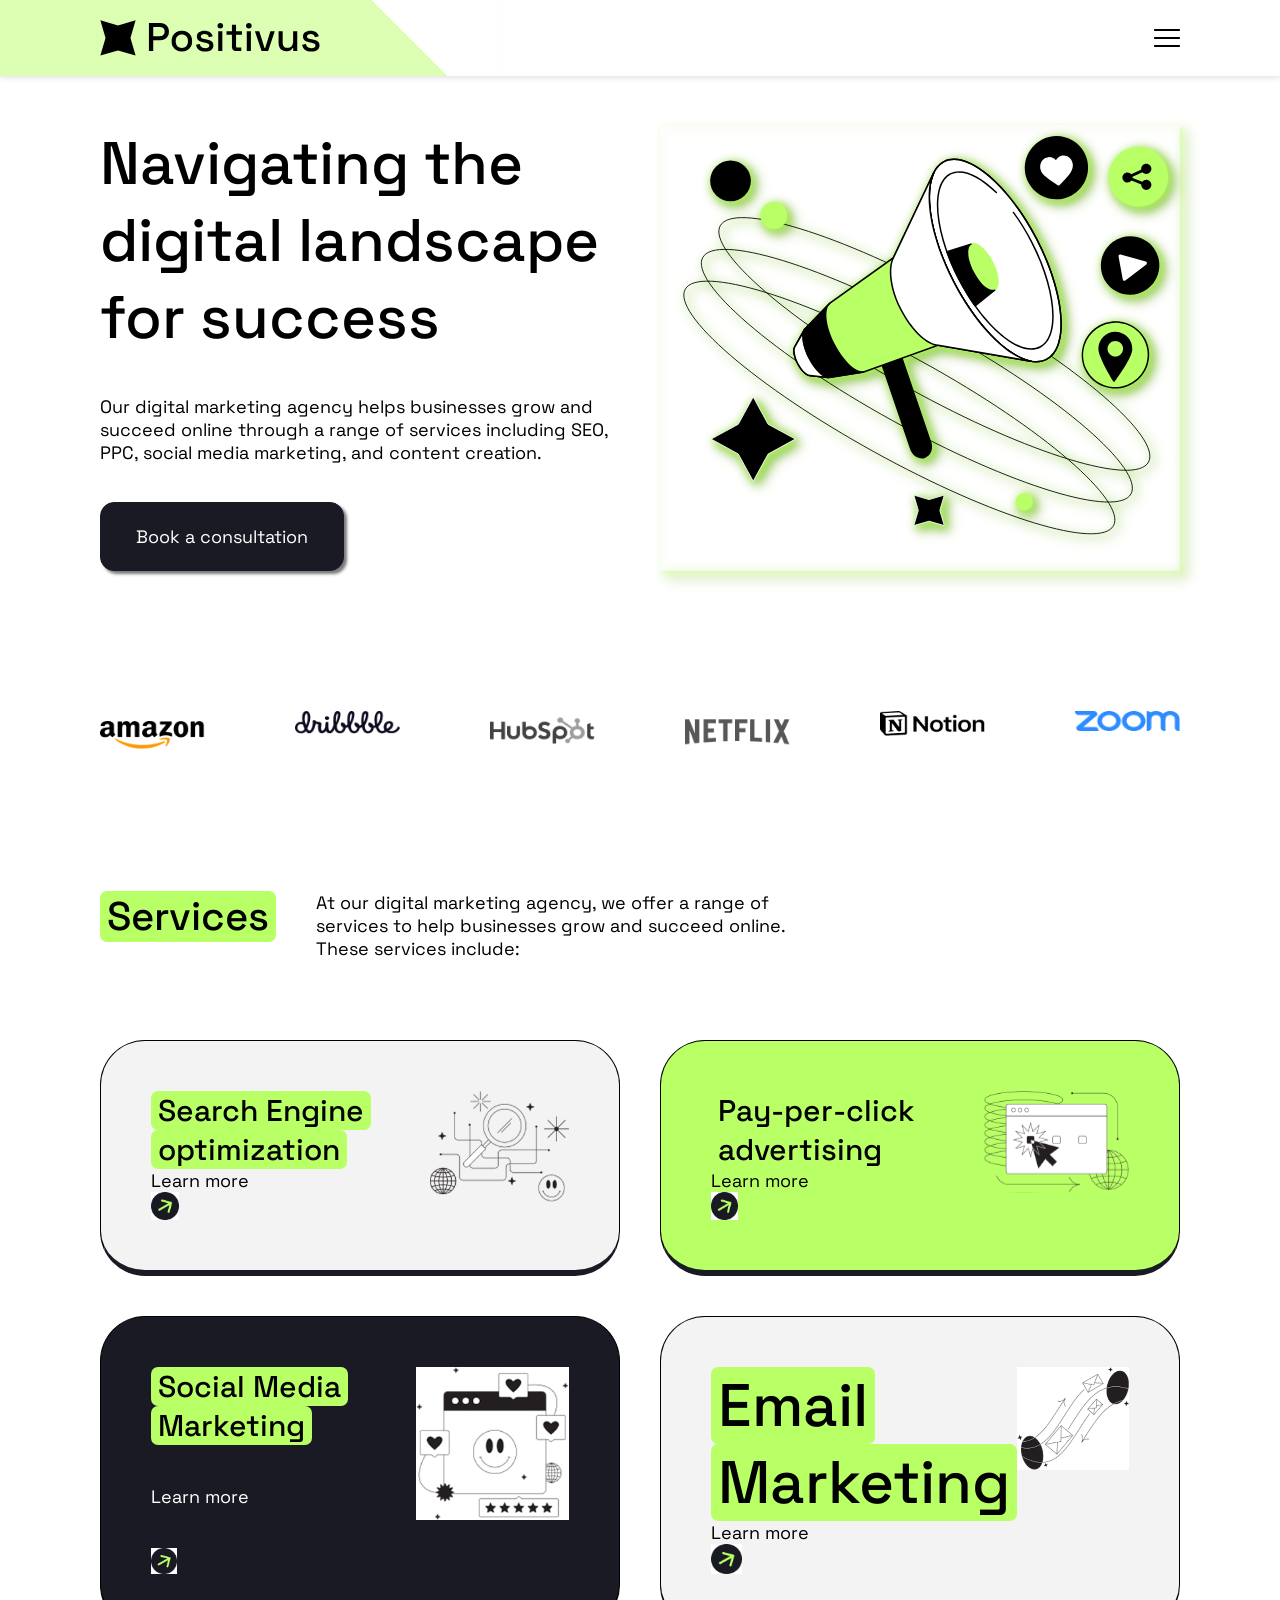
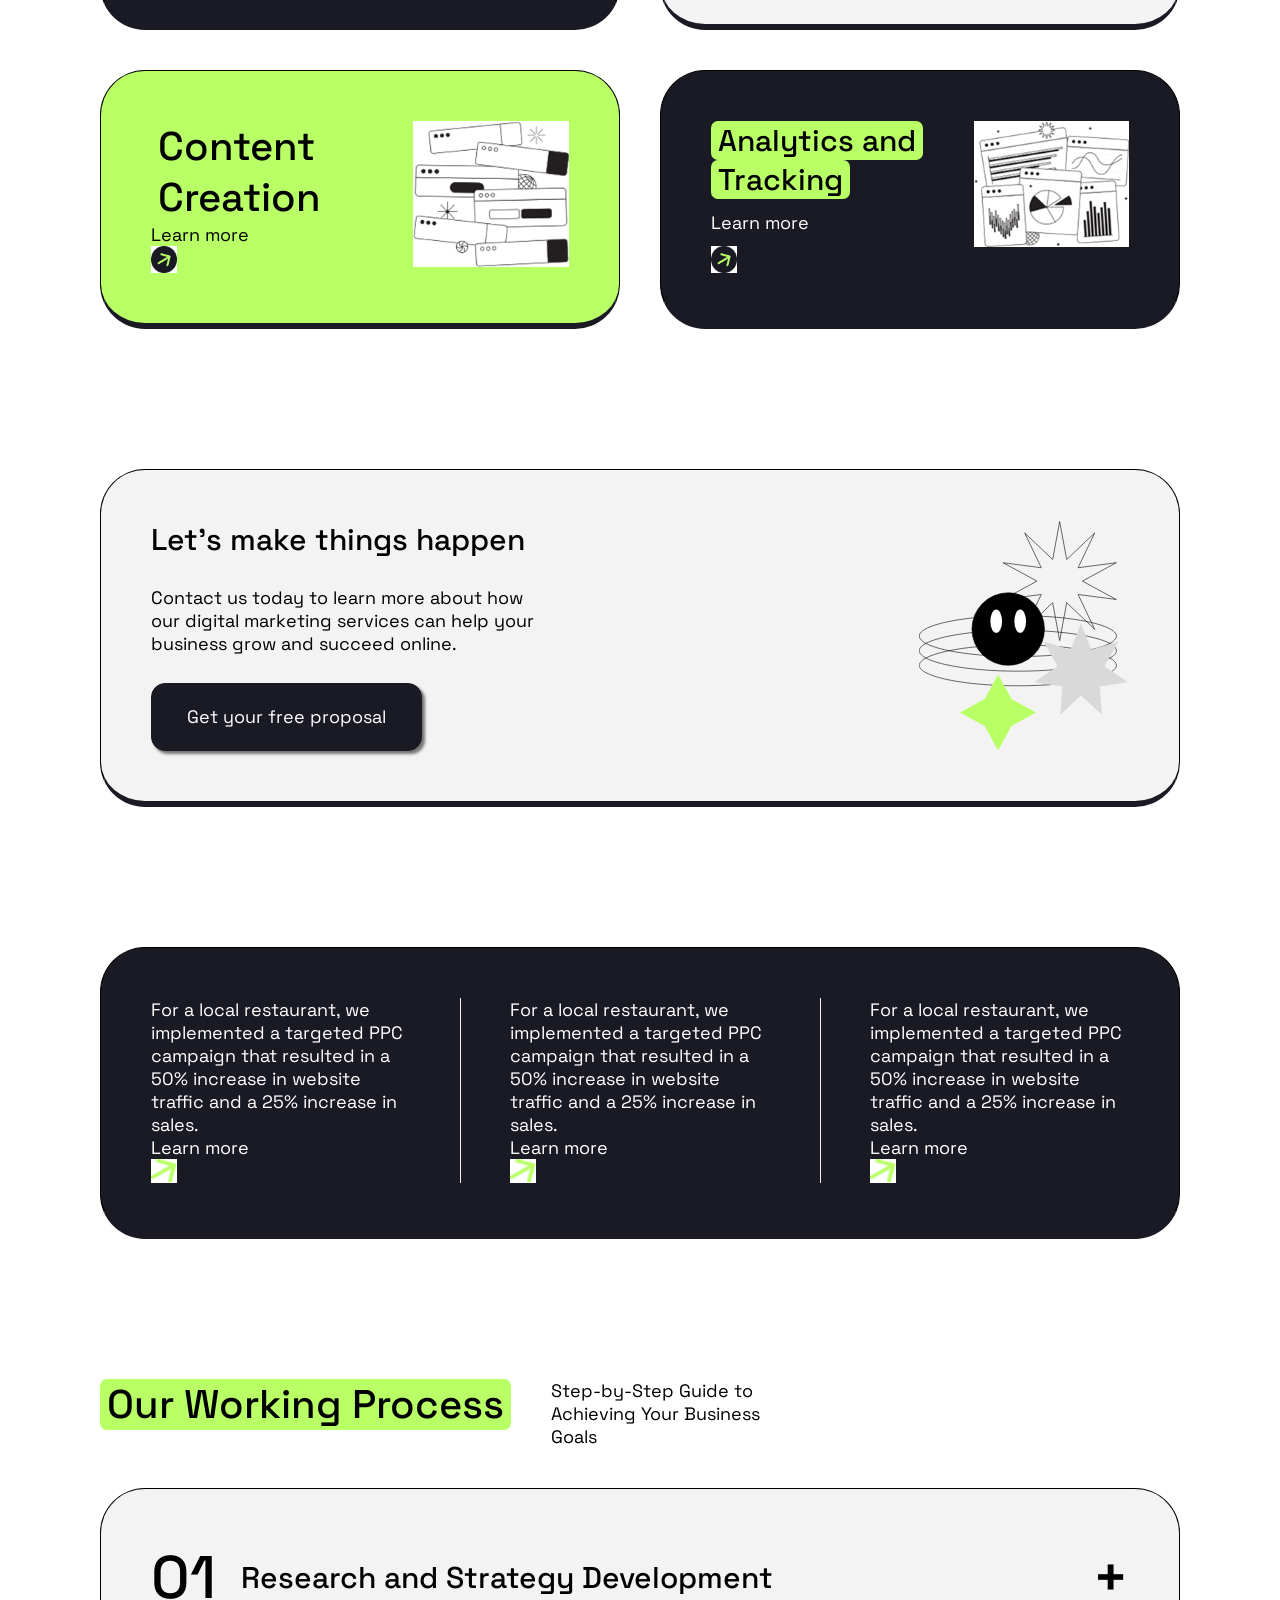
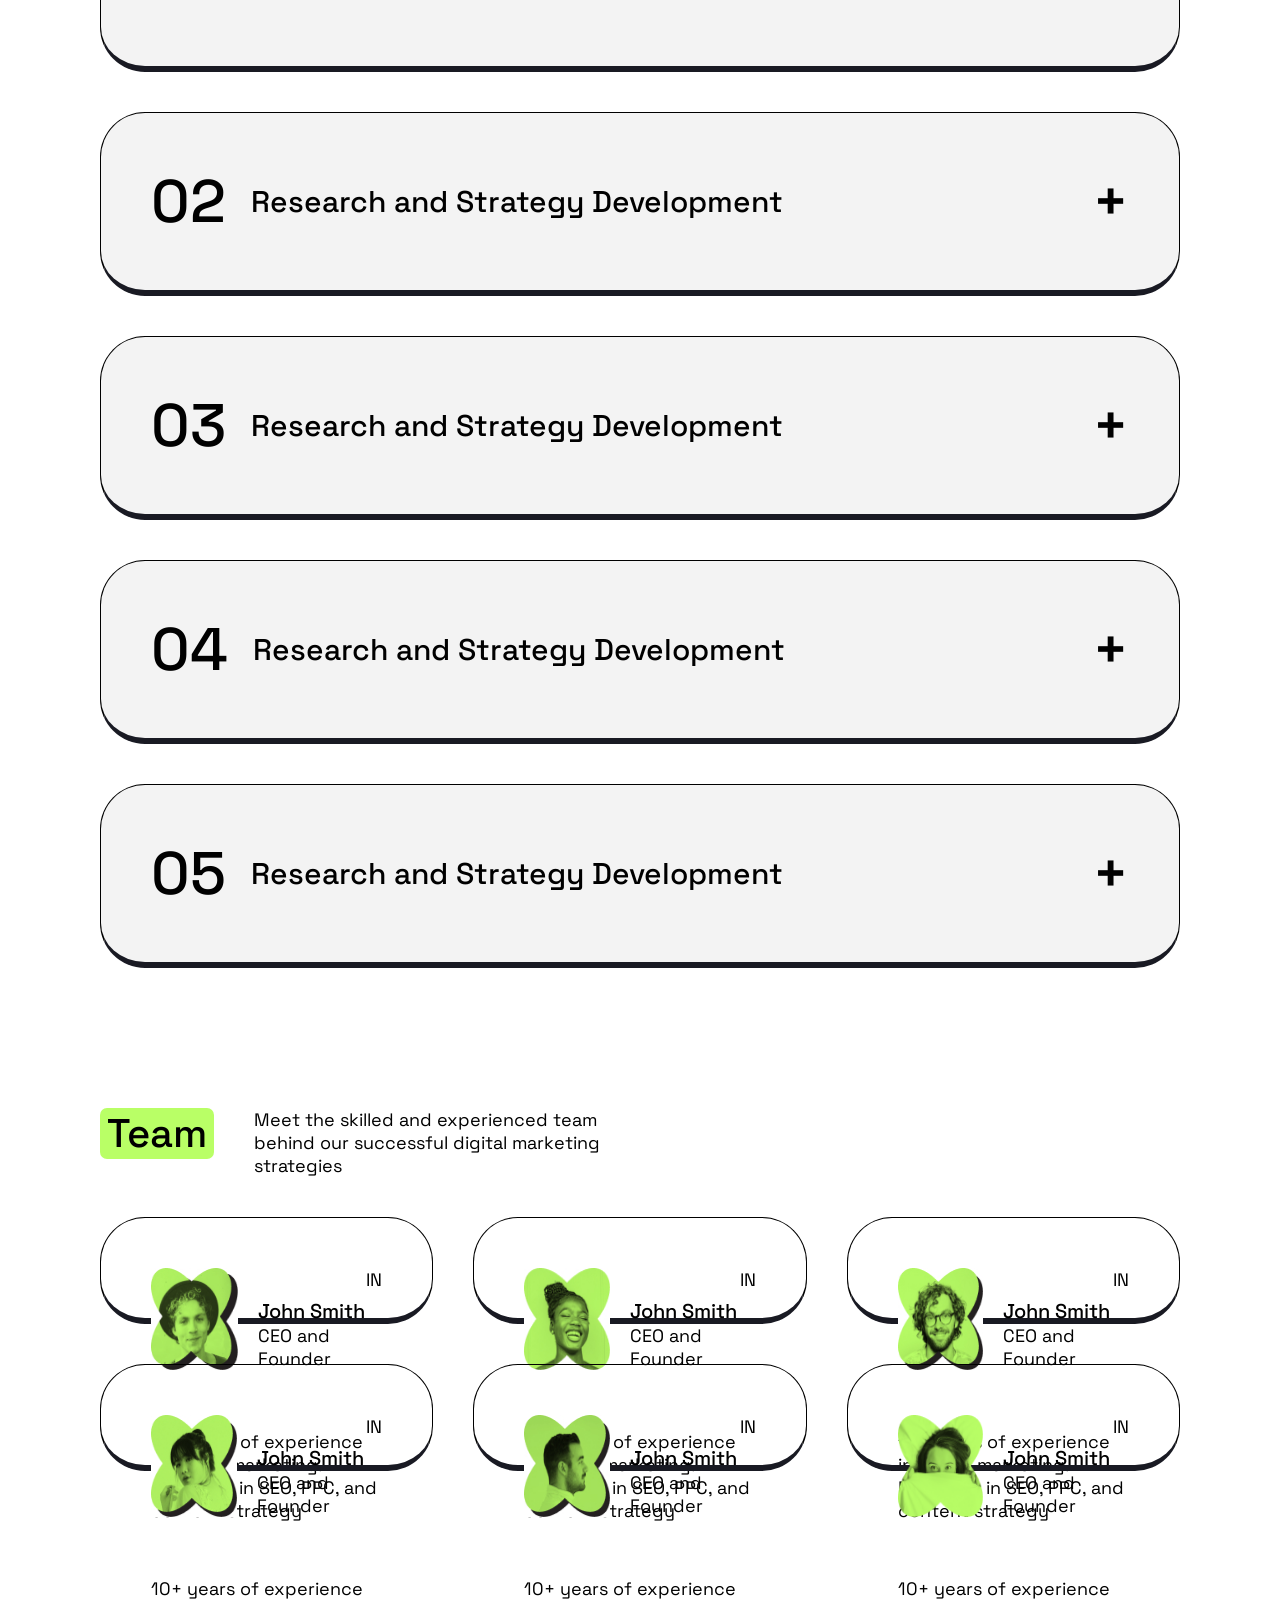
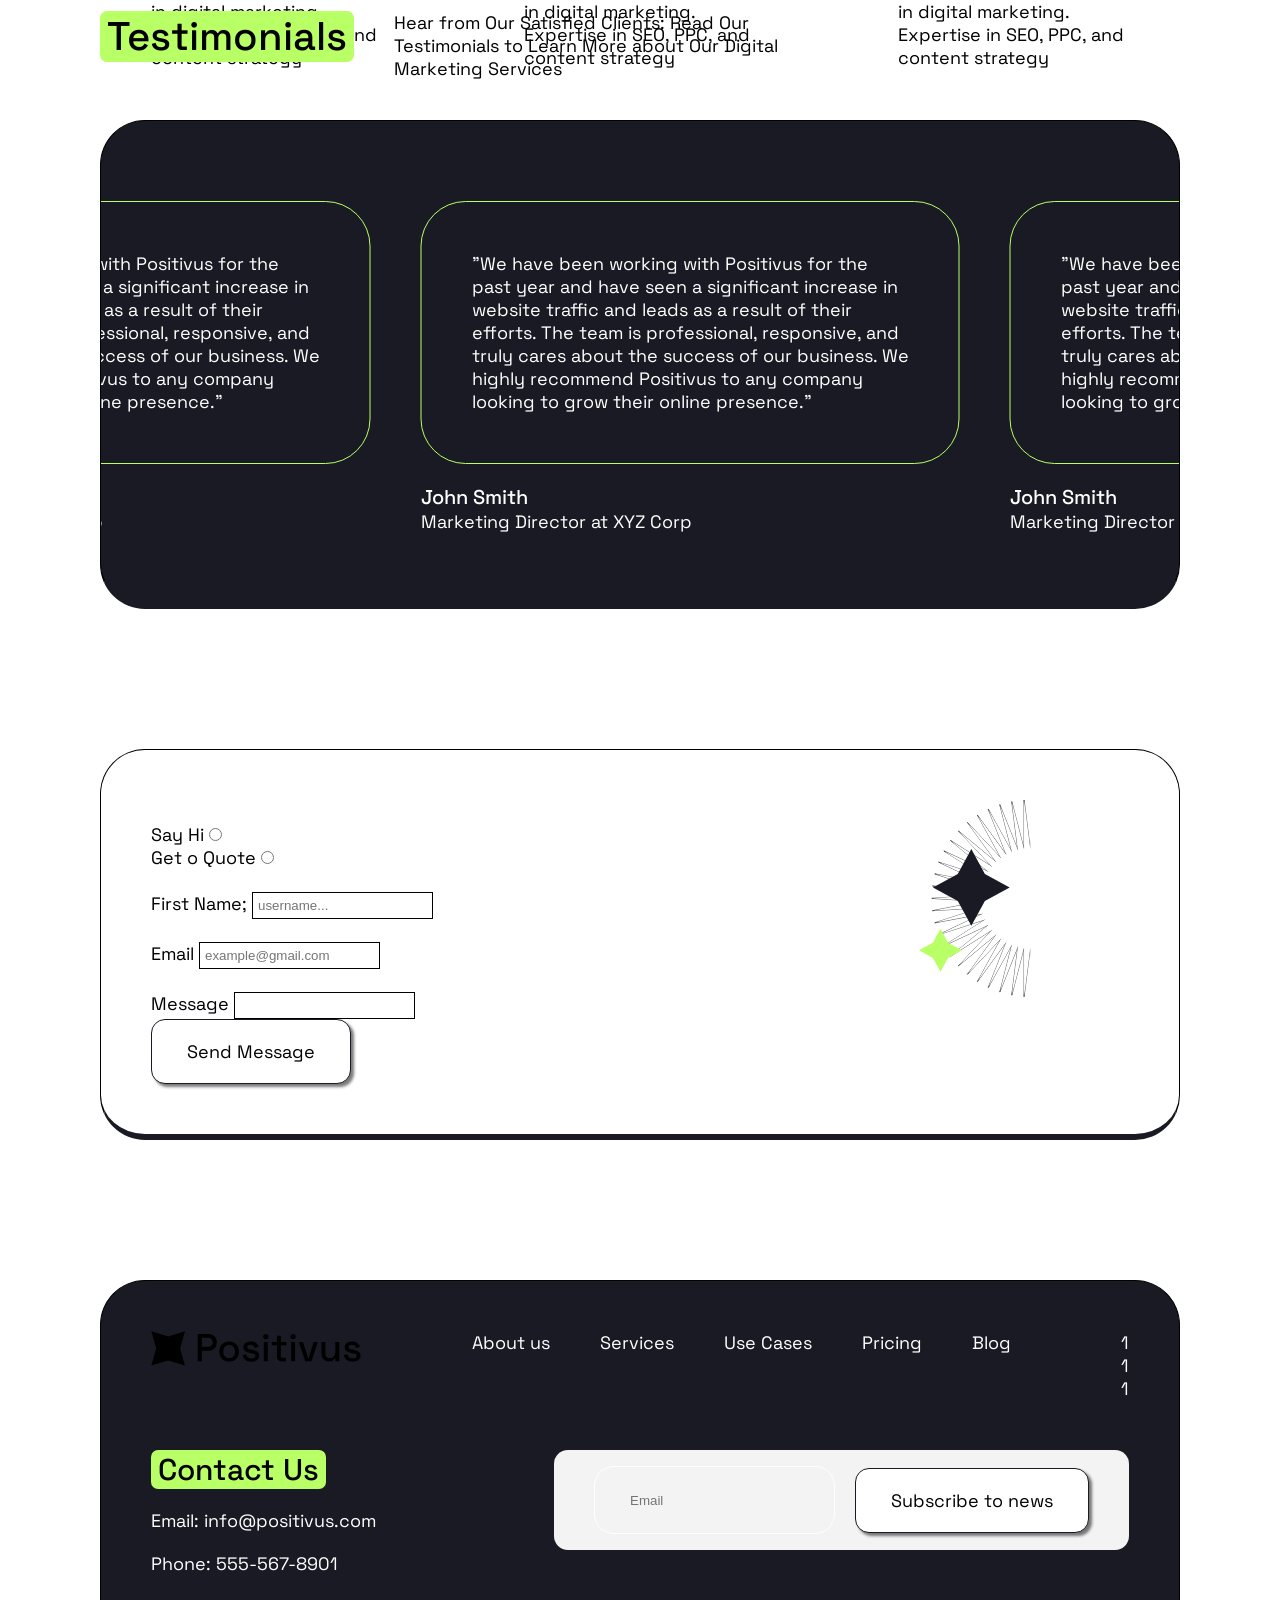
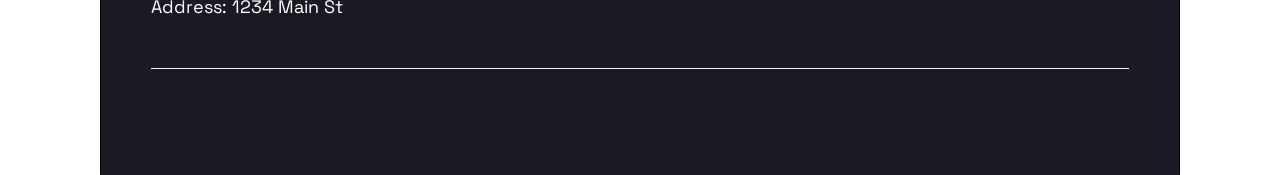
<file: home.html>
<!DOCTYPE html>
<html lang="en">

<head>
    <meta charset="UTF-8">
    <meta name="viewport" content="width=device-width, initial-scale=1.0">
    <title>Document</title>
    <link rel="stylesheet" href="css/global.css">
    <link rel="stylesheet" href="css/main2.css">
</head>

<body>
    <header>
        <div class="row justify-between align-center">
            <div class="col logo">
                <div class="wrapper">
                    <picture><img src="images/Logo.svg" alt=""></picture>
                </div>
            </div>
            <div class="col">
                <div class="wrapper">
                    <picture><img src="images/Burger menu icon.jpg" alt=""></picture>
                </div>
            </div>
        </div>
    </header>
    <main>
        <section id="hero">
            <div class="row">
                <div class="col w-50">
                    <div class="wrapper flex flex-wrap gap-35 white inner-row">
                        <h1>Navigating the digital landscape for success</h1>
                        <p>Our digital marketing agency helps businesses grow and succeed online through a range of
                            services including SEO, PPC, social media marketing, and content creation.</p>
                        <button class="dark-btn">Book a consultation</button>
                    </div>
                </div>
                <div class="col w-50">
                    <div class="wrapper inner-row">
                        <picture>
                            <img src="images/Illustration.svg" alt="">
                        </picture>
                    </div>
                </div>
            </div>
        </section>
        <section class="landscape">
            <div class="row  flex gap-50">
                <div class="col w-50">
                    <div class="wrapper">
                        <picture><img src="images/Company logo.jpg" alt=""></picture>
                    </div>
                </div>
                <div class="col w-50">
                    <div class="wrapper">
                        <picture><img src="images/Vector.jpg" alt=""></picture>
                    </div>
                </div>
                <div class="col w-50">
                    <div class="wrapper">
                        <picture>
                            <img src="images/Company logo4.jpg" alt="">
                        </picture>
                    </div>
                </div>
                <div class="col w-50">
                    <div class="wrapper">
                        <picture>
                            <img src="images/Company logo3.jpg" alt="">
                        </picture>
                    </div>
                </div>
                <div class="col w-50">
                    <div class="wrapper">
                        <picture>
                            <img src="images/Vector (2).jpg" alt="">
                        </picture>
                    </div>
                </div>
                <div class="col w-50">
                    <div class="wrapper">
                        <picture>
                            <img src="images/Vector (3).jpg" alt="">
                        </picture>
                    </div>
                </div>
            </div>
        </section>
        <section class="presence">
            <div class="row heading">
                <div class="col">
                    <div class="wrapper">
                        <h2 class="bg-secondary title-radius">Services</h2>
                    </div>
                </div>
                <div class="col w-50">
                    <div class="wrapper">
                        <p>At our digital marketing agency, we offer a range of services to help businesses grow and
                            succeed online. These services include:</p>
                    </div>
                </div>
            </div>
            <div class="row flex-wrap">
                <div class="col w-50">
                    <div class="wrapper card flex justify-between bg-light">
                        <div class="flex flex-col justify-between">
                            <div>
                                <div class="title-3 bg-secondary title-radius">Search Engine</div>
                                <span class="title-3 bg-secondary title-radius">optimization</span>
                            </div>
                            <div class="green">Learn more</div>
                            <picture class="flex w-10">
                                <img src="images/Icon.jpg" alt="">
                            </picture>
                        </div>
                        <div>
                            <picture>
                                <img src="images/service1.png" alt="">
                            </picture>
                        </div>
                    </div>
                </div>
                <div class="col w-50">
                    <div class="wrapper card flex justify-between bg-secondary">
                        <div class="flex flex-col justify-between">
                            <div>
                                <div class="title-3 bg-secondary title-radius">Pay-per-click</div>
                                <span class="title-3 bg-secondary title-radius">advertising</span>
                            </div>
                            <div class="green">Learn more</div>
                            <picture class="flex w-10">
                                <img src="images/Icon.jpg" alt="">
                            </picture>
                        </div>
                        <div>
                            <picture>
                                <img src="images/project.svg" alt="">
                            </picture>
                        </div>
                    </div>
                </div>
                <div class="col w-50">
                    <div class="wrapper card flex justify-between bg-dark">
                        <div class="flex flex-col justify-between">
                            <div>
                                <div class="title-3 bg-secondary title-radius">Social Media</div>
                                <span class="title-3 bg-secondary title-radius">Marketing</span>
                            </div>
                            <div class="green">Learn more</div>
                            <picture class="flex w-10">
                                <img src="images/Icon.jpg" alt="">
                            </picture>
                        </div>
                        <div>
                            <picture>
                                <img src="images/Illustration.jpg" alt="">
                            </picture>
                        </div>
                    </div>
                </div>
                <div class="col w-50">
                    <div class="wrapper card flex justify-between bg-light">
                        <div class="flex flex-col justify-between">
                            <div>
                                <div class="title-1 bg-secondary title-radius">Email</div>
                                <span class="title-1 bg-secondary title-radius">Marketing</span>
                            </div>
                            <div class="green">Learn more</div>
                            <picture class="flex w-10">
                                <img src="images/Icon.jpg" alt="">
                            </picture>
                        </div>
                        <div>
                            <picture>
                                <img src="images/tokyo-sending-messages-from-one-place-to-another 1.jpg" alt="">
                            </picture>
                        </div>
                    </div>
                </div>
                <div class="col w-50">
                    <div class="wrapper card flex justify-between bg-secondary">
                        <div class="flex flex-col justify-between">
                            <div>
                                <div class="title-2 bg-secondary title-radius">Content</div>
                                <span class="title-2 bg-secondary title-radius">Creation</span>
                            </div>
                            <div class="green">Learn more</div>
                            <picture class="flex w-10">
                                <img src="images/Icon.jpg" alt="">
                            </picture>
                        </div>
                        <div>
                            <picture>
                                <img src="images/lustration.jpg" alt="">
                            </picture>
                        </div>
                    </div>
                </div>
                <div class="col w-50">
                    <div class="wrapper card flex justify-between bg-dark">
                        <div class="flex flex-col justify-between">
                            <div>
                                <div class="title-3 bg-secondary title-radius">Analytics and </div>
                                <span class="title-3 bg-secondary title-radius">Tracking</span>
                            </div>
                            <div class="green">Learn more</div>
                            <picture class="flex w-10">
                                <img src="images/Icon.jpg" alt="">
                            </picture>
                        </div>
                        <div>
                            <picture>
                                <img src="images/programm.jpg" alt="">
                            </picture>
                        </div>
                    </div>
                </div>
            </div>
        </section>
        <section id="proportal">
            <div class="row">
                <div class="col w-100">
                    <div class="wrapper card flex justify-between bg-light">
                        <div class="info flex flex-wrap gap-25 w-40">
                            <div class="title-3">Let’s make things happen</div>
                            <p>Contact us today to learn more about how our digital marketing services can help your business grow and succeed online.</p>
                            <button class="dark-btn">Get your free proposal</button>
                        </div>
                        <picture class="proportal_img">
                            <img src="images/Illustrat.svg" alt="">
                        </picture>
                    </div>
                </div>
            </div>
        </section>
         <section class="restaurant">
            <div class="row">
                <div class="col w-100">
                    <div class="wrapper card flex bg-dark justify-between gap-50">
                        <div class="case">
                            <p>For a local restaurant, we implemented a targeted PPC campaign that resulted in a 50% increase in website traffic and a 25% increase in sales.</p>
                            <div class="green">Learn more</div>
                            <picture class="flex w-10">
                                    <img src="images/yerevan.jpg" alt="">
                                </picture>
                        </div>
                        <div class="v-line"></div>
                         <div class="case">
                            <p>For a local restaurant, we implemented a targeted PPC campaign that resulted in a 50% increase in website traffic and a 25% increase in sales.</p>
                            <div class="green">Learn more</div>
                            <picture class="flex w-10">
                                    <img src="images/yerevan.jpg" alt="">
                                </picture>
                        </div>
                        <div class="v-line"></div>
                        <div class="case">
                            <p>For a local restaurant, we implemented a targeted PPC campaign that resulted in a 50% increase in website traffic and a 25% increase in sales.</p>
                            <div class="green">Learn more</div>
                            <picture class="flex w-10">
                                    <img src="images/yerevan.jpg" alt="">
                                </picture>
                        </div>
                    </div>
                </div>
            </div>
        </section>
         <section class="home">
            <div class="row">
                <div class="col">
                    <div class="wrapper">
                        <h2 class="bg-secondary title-radius">Our Working Process</h2>
                    </div>
                </div>
                <div class="col">
                    <div class="wrapper w-50">
                        <p>Step-by-Step Guide to Achieving Your Business Goals</p>
                    </div>
                </div>
            </div>
             <div class="row flex-wrap">
                <div class="col w-100">
                    <div class="wrapper bg-light card flex align-center justify-between">
                        <div class="flex gap-25 align-center">
                            <div class="title-1">01</div>
                            <div class="title-3">Research and Strategy Development</div>
                        </div>
                        <div class="title-1">+</div>
                    </div>
                </div>
                 <div class="col w-100">
                    <div class="wrapper bg-light card flex align-center justify-between">
                        <div class="flex gap-25 align-center">
                            <div class="title-1">02</div>
                            <div class="title-3">Research and Strategy Development</div>
                        </div>
                        <div class="title-1">+</div>
                    </div>
                </div>
                 <div class="col w-100">
                    <div class="wrapper bg-light card flex align-center justify-between">
                        <div class="flex gap-25 align-center">
                            <div class="title-1">03</div>
                            <div class="title-3">Research and Strategy Development</div>
                        </div>
                        <div class="title-1">+</div>
                    </div>
                </div>
                 <div class="col w-100">
                    <div class="wrapper bg-light card flex align-center justify-between">
                        <div class="flex gap-25 align-center">
                            <div class="title-1">04</div>
                            <div class="title-3">Research and Strategy Development</div>
                        </div>
                        <div class="title-1">+</div>
                    </div>
                </div>
                 <div class="col w-100">
                    <div class="wrapper bg-light card flex align-center justify-between">
                        <div class="flex gap-25 align-center">
                            <div class="title-1">05</div>
                            <div class="title-3">Research and Strategy Development</div>
                        </div>
                        <div class="title-1">+</div>
                    </div>
                </div>
            </div>
        </section>
        <section class="optimization">
              <div class="row">
                <div class="col">
                    <div class="wrapper">
                        <h2 class="bg-secondary title-radius">Team</h2>
                    </div>
                </div>
                <div class="col">
                    <div class="wrapper w-50">
                        <p>Meet the skilled and experienced team behind our successful digital marketing strategies</p>
                    </div>
                </div>
            </div>
            <div class="row flex-wrap">
                <div class="col w-33">
                    <div class="wrapper h-100 card flex flex-col gap-30">
                        <div class="flex gap-20">
                            <picture class="team-image"><img src="images/Picture.jpg" alt=""></picture>
                            <div class="info flex flex-col justify-between">
                                <div class="flex justify-end">
                                    <div class="icon">IN</div>
                                </div>
                                <div>
                                    <h4>John Smith</h4>
                                    <p>CEO and Founder</p>
                                </div>
                            </div>
                        </div>
                        <div class="line"></div>
                        <div>
                            <p>10+ years of experience in digital marketing. Expertise in SEO, PPC, and content strategy</p>
                        </div>
                    </div>
                </div>
                <div class="col w-33">
                    <div class="wrapper h-100 card flex flex-col gap-30">
                        <div class="flex gap-20">
                            <picture class="team-image"><img src="images/Mask gro.jpg" alt=""></picture>
                            <div class="info flex flex-col justify-between">
                                <div class="flex justify-end">
                                    <div class="icon">IN</div>
                                </div>
                                <div>
                                    <h4>John Smith</h4>
                                    <p>CEO and Founder</p>
                                </div>
                            </div>
                        </div>
                        <div class="line"></div>
                        <div>
                            <p>10+ years of experience in digital marketing. Expertise in SEO, PPC, and content strategy</p>
                        </div>
                    </div>
                </div>
                <div class="col w-33">
                    <div class="wrapper h-100 card flex flex-col gap-30">
                        <div class="flex gap-20">
                            <picture class="team-image"><img src="images/Picture (1).jpg" alt=""></picture>
                            <div class="info flex flex-col justify-between">
                                <div class="flex justify-end">
                                    <div class="icon">IN</div>
                                </div>
                                <div>
                                    <h4>John Smith</h4>
                                    <p>CEO and Founder</p>
                                </div>
                            </div>
                        </div>
                        <div class="line"></div>
                        <div>
                            <p>10+ years of experience in digital marketing. Expertise in SEO, PPC, and content strategy</p>
                        </div>
                    </div>
                </div>
                <div class="col w-33">
                    <div class="wrapper h-100 card flex flex-col gap-30">
                        <div class="flex gap-20">
                            <picture class="team-image"><img src="images/Picture (2).jpg" alt=""></picture>
                            <div class="info flex flex-col justify-between">
                                <div class="flex justify-end">
                                    <div class="icon">IN</div>
                                </div>
                                <div>
                                    <h4>John Smith</h4>
                                    <p>CEO and Founder</p>
                                </div>
                            </div>
                        </div>
                        <div class="line"></div>
                        <div>
                            <p>10+ years of experience in digital marketing. Expertise in SEO, PPC, and content strategy</p>
                        </div>
                    </div>
                </div>
                <div class="col w-33">
                    <div class="wrapper h-100 card flex flex-col gap-30">
                        <div class="flex gap-20">
                            <picture class="team-image"><img src="images/Picture (3).jpg" alt=""></picture>
                            <div class="info flex flex-col justify-between">
                                <div class="flex justify-end">
                                    <div class="icon">IN</div>
                                </div>
                                <div>
                                    <h4>John Smith</h4>
                                    <p>CEO and Founder</p>
                                </div>
                            </div>
                        </div>
                        <div class="line"></div>
                        <div>
                            <p>10+ years of experience in digital marketing. Expertise in SEO, PPC, and content strategy</p>
                        </div>
                    </div>
                </div>
                <div class="col w-33">
                    <div class="wrapper h-100 card flex flex-col gap-30">
                        <div class="flex gap-20">
                            <picture class="team-image"><img src="images/Mask group.png" alt=""></picture>
                            <div class="info flex flex-col justify-between">
                                <div class="flex justify-end">
                                    <div class="icon">IN</div>
                                </div>
                                <div>
                                    <h4>John Smith</h4>
                                    <p>CEO and Founder</p>
                                </div>
                            </div>
                        </div>
                        <div class="line"></div>
                        <div>
                            <p>10+ years of experience in digital marketing. Expertise in SEO, PPC, and content strategy</p>
                        </div>
                    </div>
                </div>
            </div>
        </section>
        <section id="reviews">
              <div class="row">
                <div class="col">
                    <div class="wrapper">
                        <h2 class="bg-secondary title-radius">Testimonials</h2>
                    </div>
                </div>
                <div class="col">
                    <div class="wrapper w-50">
                        <p>Hear from Our Satisfied Clients: Read Our Testimonials to Learn More about Our Digital Marketing Services</p>
                    </div>
                </div>
            </div>
            <div class="row">
                <div class="col w-100">
                    <div class="wrapper bg-dark card inner-row">
                        <div class="reviews flex gap-50">
                            <div class="review flex flex-col gap-20">
                                <div class="message">
                                    "We have been working with Positivus for the past year and have seen a significant increase in website traffic and leads as a result of their efforts. The team is professional, responsive, and truly cares about the success of our business. We highly recommend Positivus to any company looking to grow their online presence."
                                </div>
                                <div class="reviewer">
                                    <h4>John Smith</h4>
                                    <p>Marketing Director at XYZ Corp</p>
                                </div>
                            </div>
                            <div class="review flex flex-col gap-20">
                                <div class="message">
                                    "We have been working with Positivus for the past year and have seen a significant increase in website traffic and leads as a result of their efforts. The team is professional, responsive, and truly cares about the success of our business. We highly recommend Positivus to any company looking to grow their online presence."
                                </div>
                                <div class="reviewer">
                                    <h4>John Smith</h4>
                                    <p>Marketing Director at XYZ Corp</p>
                                </div>
                            </div>
                            <div class="review flex flex-col gap-20">
                                <div class="message">
                                    "We have been working with Positivus for the past year and have seen a significant increase in website traffic and leads as a result of their efforts. The team is professional, responsive, and truly cares about the success of our business. We highly recommend Positivus to any company looking to grow their online presence."
                                </div>
                                <div class="reviewer">
                                    <h4>John Smith</h4>
                                    <p>Marketing Director at XYZ Corp</p>
                                </div>
                            </div>
                        </div>
                        <div class="reviews_control"></div>
                    </div>
                </div>
            </div>
        </section>
         <section class="place">
            <div class="row">
                <div class="col w-100">
                    <div class="wrapper flex card justify-between inner-row">
                        <div>
                             <label for="Gender">
                            <br>
                            Say Hi
                            <input type="radio" name="gender" value="male">
                        </label>
                        <label for="Gender">
                            <br>
                            Get o Quote
                            <input type="radio" name="gender" value="female">
                        </label>
                        <br> <br>
                        <label for="name"> First Name;
                            <input type="text" name="user_name" placeholder="username...">
                        </label>
                        <br> <br>
                        <label for="mail">Email
                            <input type="email" name="user_email" placeholder="example@gmail.com">
                        </label>
                        <br> <br>
                        <label for="message">Message
                            <input type="text">
                        </label>
                        <br>
                        <button>Send Message</button>
                        </div>
                        <div>
                            <picture>
                                <img src="images/Illus.svg" alt="">
                            </picture>
                        </div>
                    </div>
                </div>
            </div>
         </section>
    </main>
    <footer>
         <div class="row">
            <div class="col w-100">
                <div class="wrapper card bg-dark flex flex-wrap gap-50">
                    <div class="footer-header flex justify-between w-100 inner-row">
                        <picture><img src="images/Logo.svg" alt=""></picture>
                        <ul class="flex gap-50 inner-row">
                            <li><a href="#">About us</a></li>
                            <li><a href="#">Services</a></li>
                            <li><a href="#">Use Cases</a></li>
                            <li><a href="#">Pricing</a></li>
                            <li><a href="#">Blog</a></li>
                        </ul>
                        <ul class="icons gap-20 inner-row">
                            <li><a href="#">1</a></li>
                            <li><a href="#">1</a></li>
                            <li><a href="#">1</a></li>
                        </ul>
                    </div>
                    <div class="footer-main flex gap-50 w-100 justify-between inner-row">
                           <div class="w-40 contact inner-row">
                            <ul class="flex flex-col gap-20 align-start">
                                <li class="bg-secondary title-radius title-3">Contact Us</li>
                                <li><a href="mailto : info@positivus.com">Email: 
                                    info@positivus.com</a></li>
                                <li><a href="tel:+ 5555678901">Phone: 555-567-8901</a></li>
                                <li><a href="#">Address: 1234 Main St</a></li>
                            </ul>
                           </div>
                           <div class="w-60 form flex inner-row">
                              <form action="#" method="get" class="flex bg-light h-100 align-center gap-20">
                                <input type="email" name="email" placeholder="Email">
                                <button type="submit">Subscribe to news</button>
                              </form>
                           </div>
                    </div>
                    <div class="line bg-light"></div>
                    <div class="footer-footer flex gap-50">
                        <div></div>
                    </div>
                </div>
            </div>
         </div>
    </footer>
</body>

</html>
</file>
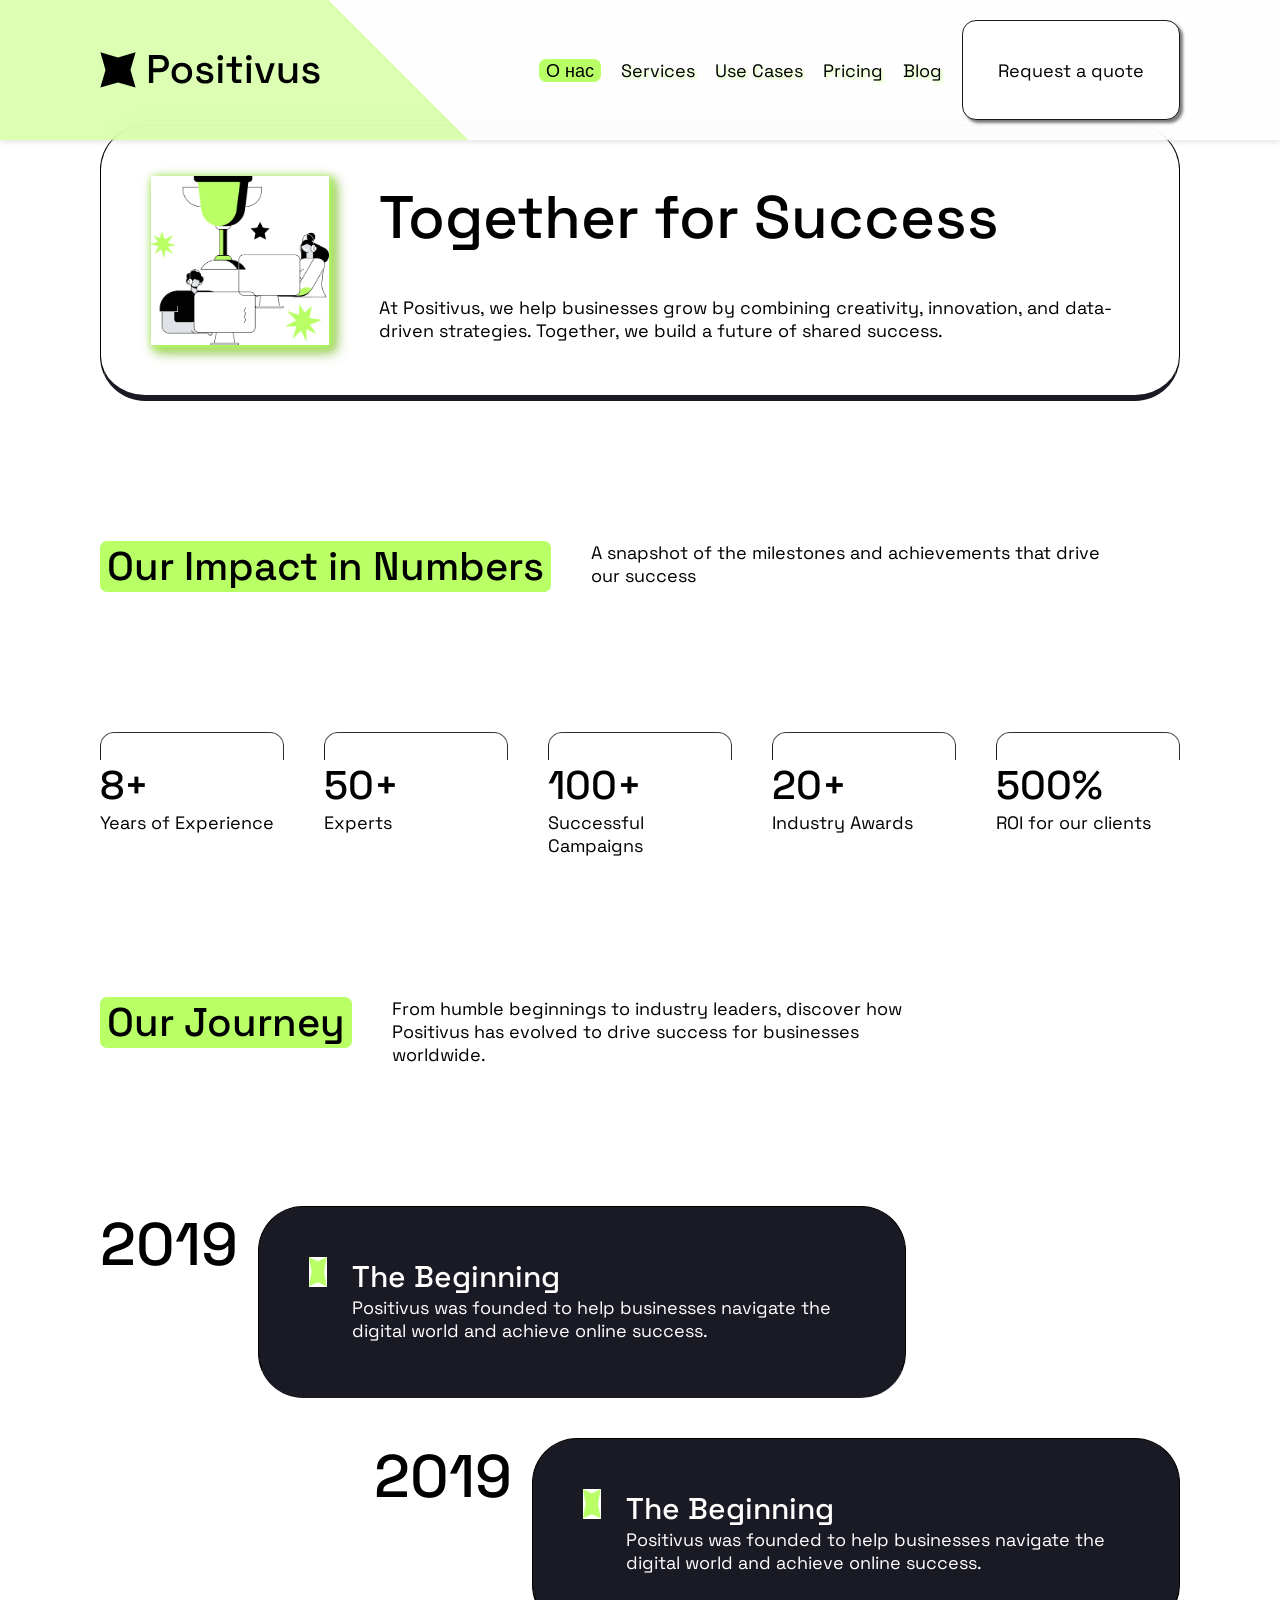
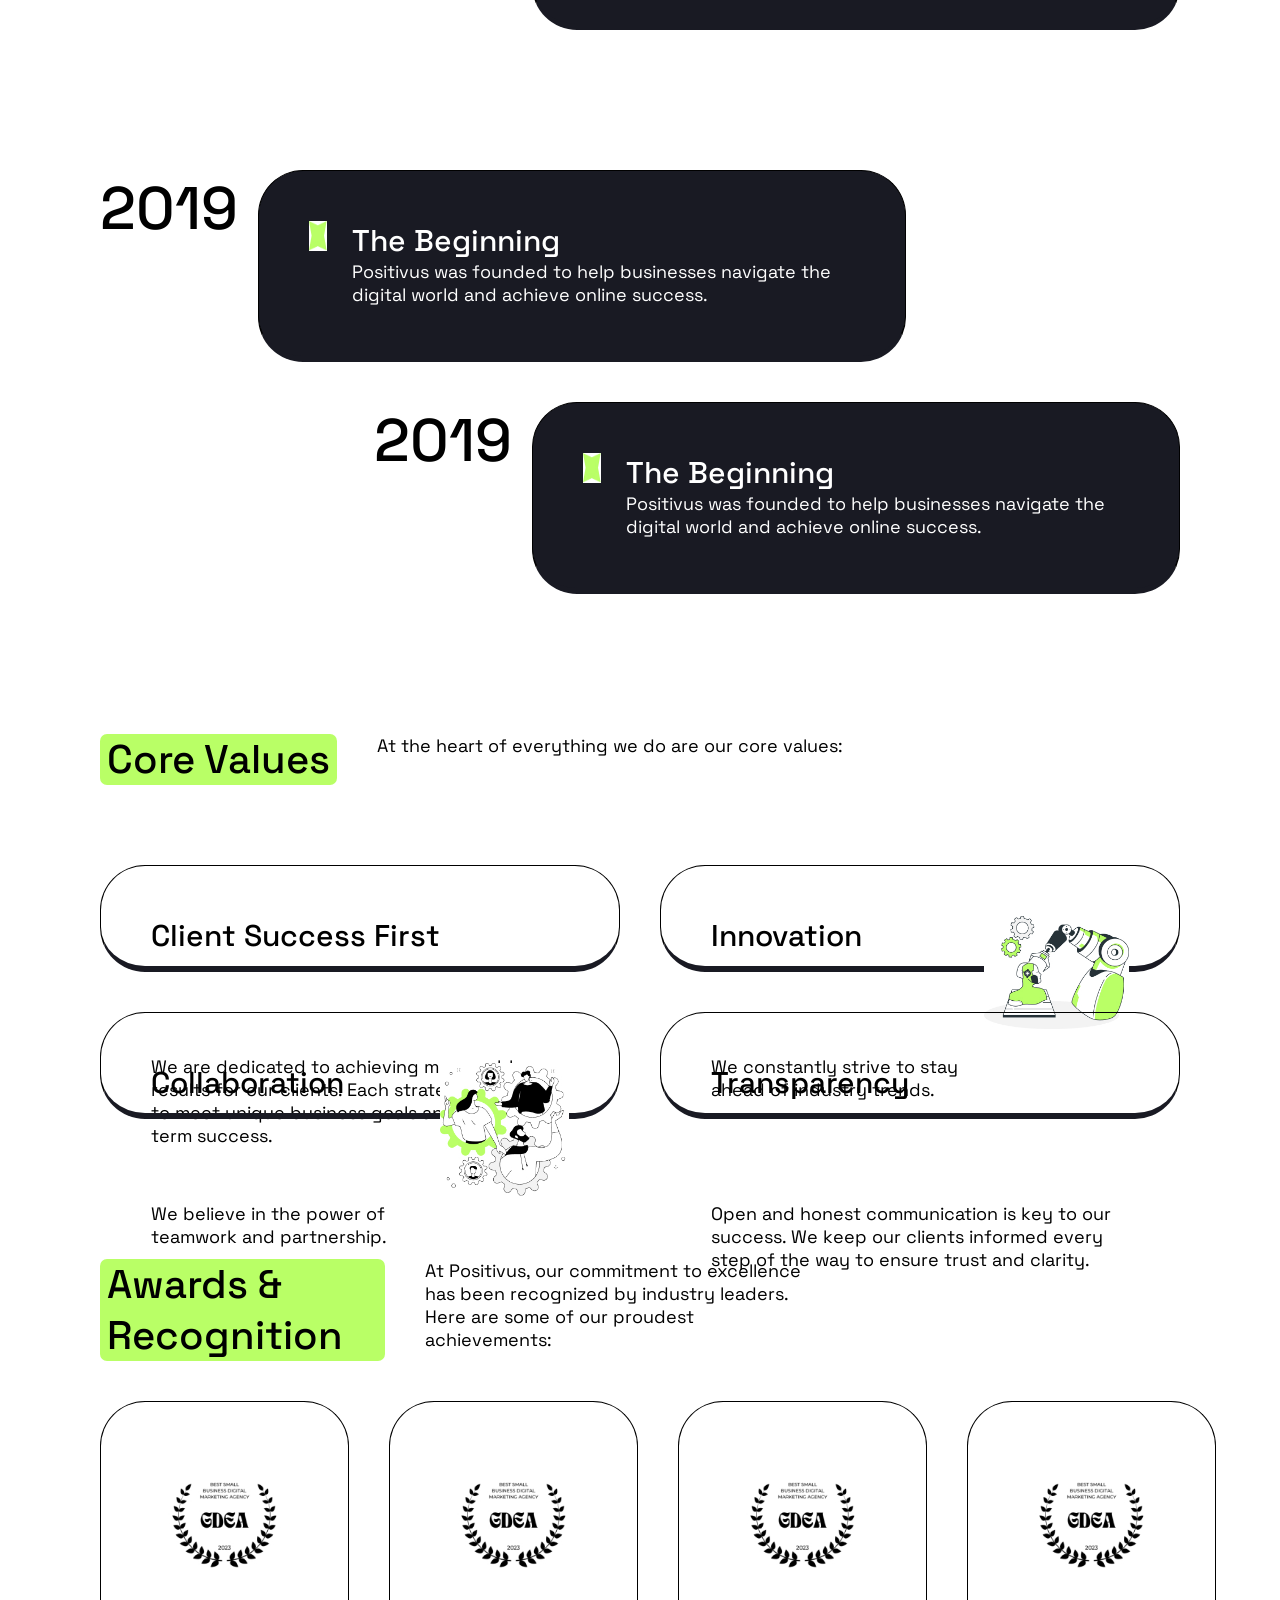
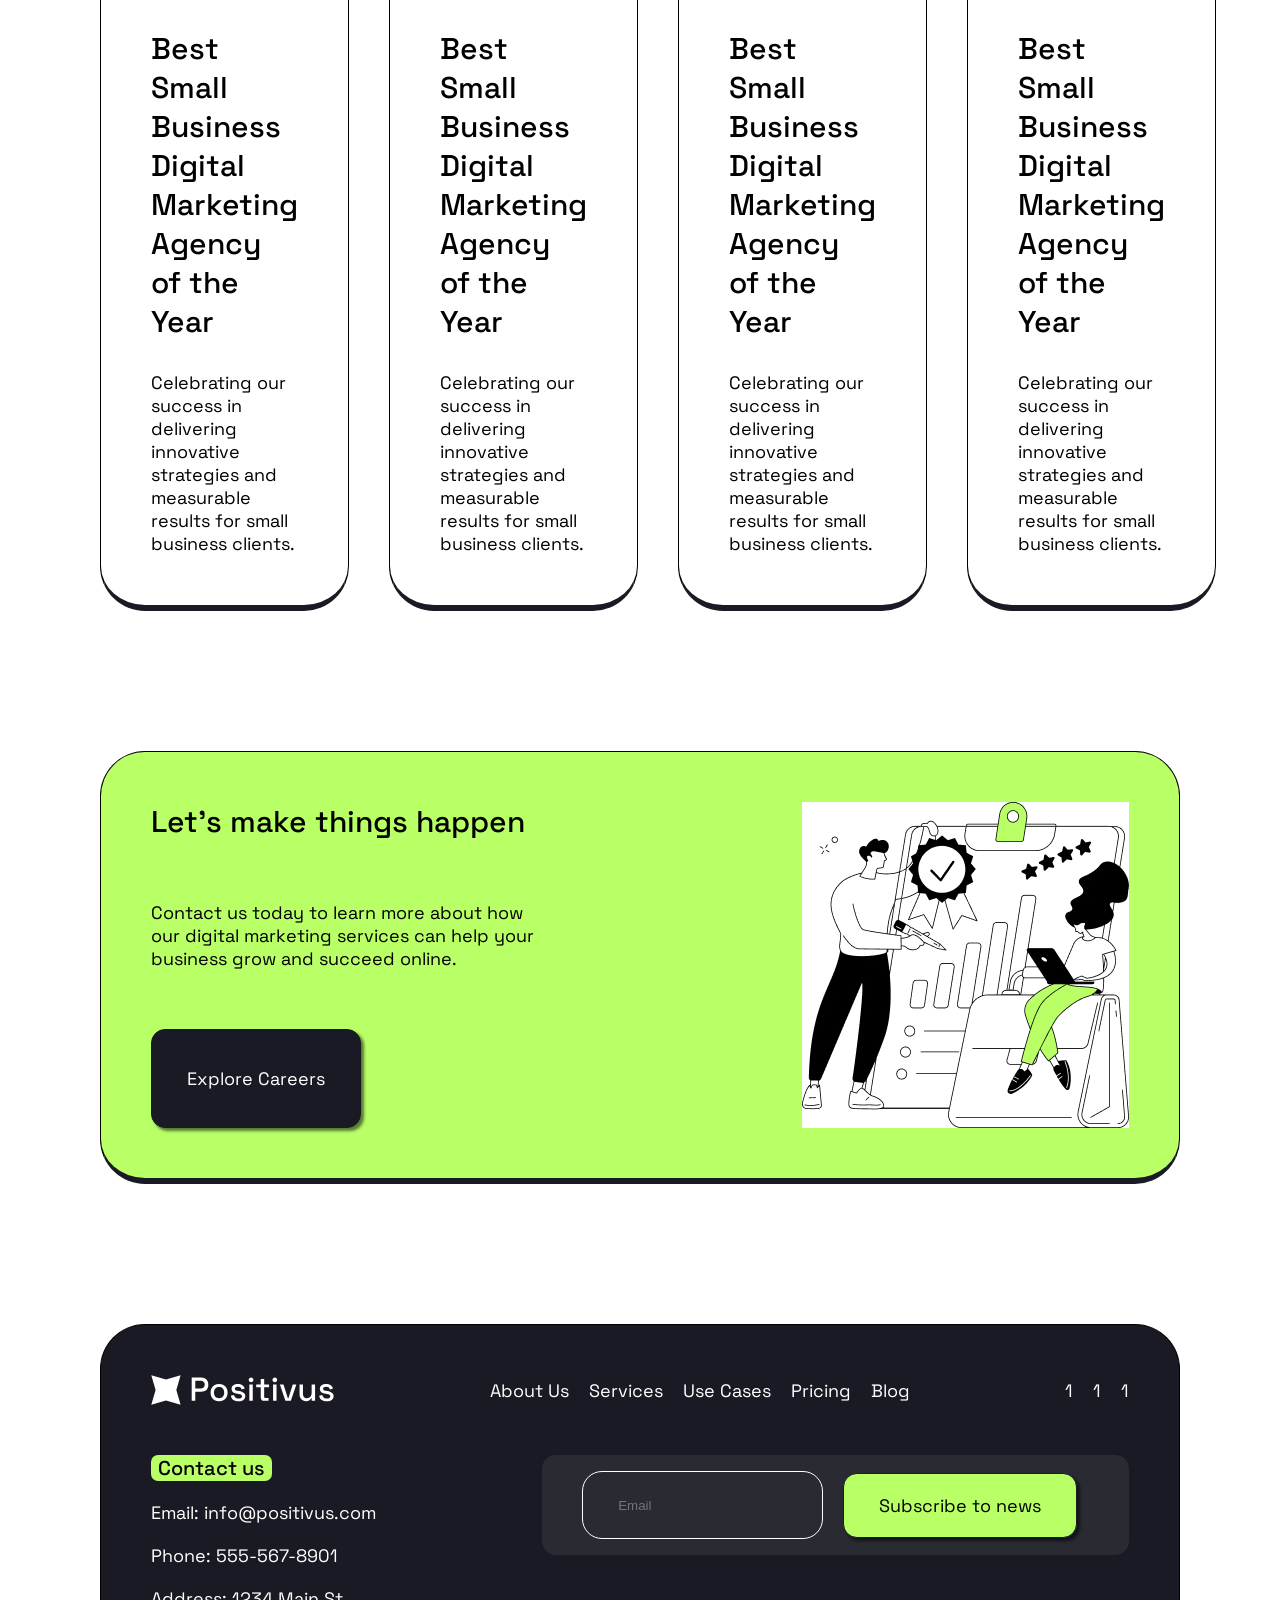
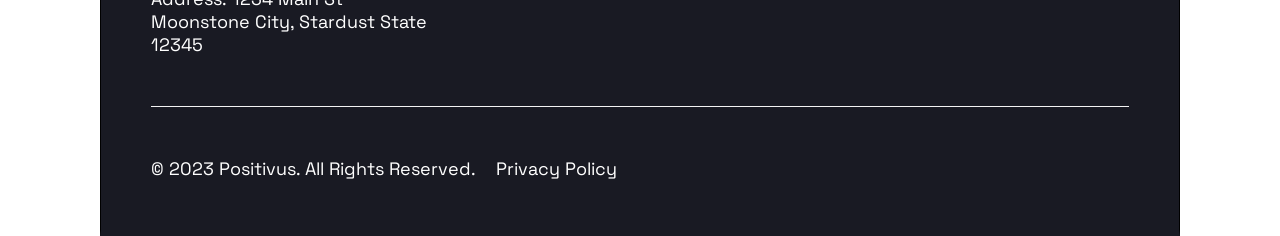
<file: index2.html>
<!DOCTYPE html>
<html lang="en">

<head>
    <meta charset="UTF-8">
    <meta name="viewport" content="width=device-width, initial-scale=1.0">
    <title>Document</title>
    <link rel="stylesheet" href="css/global.css">
    <link rel="stylesheet" href="css/main3.css">
</head>

<body>
    <header>
        <div class="row justify-between align-center">
            <div class="col logo">
                <div class="wrapper">
                    <picture><img src="images/Logo.svg" alt=""></picture>
                </div>
            </div>
            <div class="col menu">
                <div class="wrapper gap-40 flex">
                    <nav>
                        <ul class="flex gap-40 h-100 align-center">
                            <li class="bg-secondary title-radius"><a href="#">О нас</a></li>
                            <li><a href="#">Services</a></li>
                            <li><a href="#">Use Cases</a></li>
                            <li><a href="#">Pricing</a></li>
                            <li><a href="#">Blog</a></li>
                        </ul>
                    </nav>
                    <button>Request a quote</button>
                </div>
            </div>
        </div>
    </header>
    <main>
        <section id="hero">
            <div class="row">
                <div class="col w-100">
                    <div class="wrapper card flex gap-50">
                        <picture><img src="images/Bweird_Tech-14_Single-06 1.jpg" alt=""></picture>

                        <div class="flex flex-wrap gap-35 align-center">
                            <h1>Together for Success</h1>
                            <p>At Positivus, we help businesses grow by combining creativity, innovation, and
                                data-driven strategies. Together, we build a future of shared success.</p>
                        </div>
                    </div>
                </div>
            </div>
        </section>
        <section id="working">
            <div class="row heading">
                <div class="col">
                    <div class="wrapper">
                        <h2 class="bg-secondary title-radius">Our Impact in Numbers</h2>
                    </div>
                </div>
                <div class="col w-50">
                    <div class="wrapper">
                        <p>A snapshot of the milestones and achievements that drive our success</p>
                    </div>
                </div>
            </div>
        </section>
        <section id="kill">
            <div class="row">
                <div class="col">
                    <div class="wrapper">
                        <picture><img src="images/Rectangle 139.png" alt=""></picture>
                        <h2>8+</h2>
                        <p>Years of Experience</p>
                    </div>
                </div>
                <div class="col">
                    <div class="wrapper">
                        <picture><img src="images/Rectangle 139.png" alt=""></picture>
                        <h2>50+</h2>
                        <p>Experts</p>
                    </div>
                </div>
                <div class="col">
                    <div class="wrapper">
                        <picture><img src="images/Rectangle 139.png" alt=""></picture>
                        <h2>100+</h2>
                        <p>Successful Campaigns</p>
                    </div>
                </div>
                <div class="col">
                    <div class="wrapper">
                        <picture><img src="images/Rectangle 139.png" alt=""></picture>
                        <h2>20+</h2>
                        <p>Industry Awards</p>
                    </div>
                </div>
                <div class="col">
                    <div class="wrapper">
                        <picture><img src="images/Rectangle 139.png" alt=""></picture>
                        <h2>500%</h2>
                        <p>ROI for our clients</p>
                    </div>
                </div>
            </div>
        </section>
        <section class="including">
            <div class="row">
                <div class="col">
                    <div class="wrapper">
                        <h2 class="bg-secondary title-radius">Our Journey</h2>
                    </div>
                </div>
                <div class="col w-50">
                    <div class="wrapper">
                        <p>From humble beginnings to industry leaders, discover how Positivus has evolved to drive
                            success for businesses worldwide.</p>
                    </div>
                </div>
            </div>
        </section>
        <section id="that">
            <div class="row">
                <div class="col">
                    <div class="wrapper flex gap-20">
                        <div class="title-1">
                            2019
                        </div>
                        <div class="card bg-dark gap-20 w-60">
                            <div class="flex gap-25">
                                <picture class="team-image">
                                    <img src="images/Vector000.jpg" alt="">
                                </picture>
                                <div class="gap-10 flex">

                                    <div class="">
                                        <h3>The Beginning</h3>


                                        <p>
                                            Positivus was founded to help businesses navigate the digital world and
                                            achieve
                                            online success.
                                        </p>
                                    </div>
                                </div>
                            </div>
                        </div>
                    </div>
                </div>
            </div>
            <section id="lesson">
                <div class="row">
                    <div class="col">
                        <div class="wrapper flex gap-20 justify-end">
                            <div class="title-1">
                                2019
                            </div>
                            <div class="card bg-dark gap-20 w-60 justify-between">
                                <div class="flex gap-25">
                                    <picture class="team-image">
                                        <img src="images/Vector000.jpg" alt="">
                                    </picture>
                                    <div class="gap-10 flex">

                                        <div class="">
                                            <h3>The Beginning</h3>


                                            <p>
                                                Positivus was founded to help businesses navigate the digital world and
                                                achieve
                                                online success.
                                            </p>
                                        </div>
                                    </div>
                                </div>
                            </div>
                        </div>
                    </div>
                </div>
            </section>
            <div class="row">
                <div class="col">
                    <div class="wrapper flex gap-20">
                        <div class="title-1">
                            2019
                        </div>
                        <div class="card bg-dark gap-20 w-60">
                            <div class="flex gap-25">
                                <picture class="team-image">
                                    <img src="images/Vector000.jpg" alt="">
                                </picture>
                                <div class="gap-10 flex">

                                    <div class="">
                                        <h3>The Beginning</h3>


                                        <p>
                                            Positivus was founded to help businesses navigate the digital world and
                                            achieve
                                            online success.
                                        </p>
                                    </div>
                                </div>
                            </div>
                        </div>
                    </div>
                </div>
            </div>
            <div class="row">
                <div class="col">
                    <div class="wrapper flex gap-20 justify-end">
                        <div class="title-1">
                            2019
                        </div>
                        <div class="card bg-dark gap-20 w-60">
                            <div class="flex gap-25">
                                <picture class="team-image">
                                    <img src="images/Vector000.jpg" alt="">
                                </picture>
                                <div class="gap-10 flex">

                                    <div class="">
                                        <h3>The Beginning</h3>


                                        <p>
                                            Positivus was founded to help businesses navigate the digital world and
                                            achieve
                                            online success.
                                        </p>
                                    </div>
                                </div>
                            </div>
                        </div>
                    </div>
                </div>
            </div>
        </section>
        <section class="yerevan">
            <div class="row heading">
                <div class="col">
                    <div class="wrapper">
                        <h2 class="bg-secondary title-radius">Core Values</h2>
                    </div>
                </div>
                <div class="col w-50">
                    <div class="wrapper">
                        <p>At the heart of everything we do are our core values:</p>
                    </div>
                </div>
            </div>
            <div class="row flex-wrap">
                <div class="col w-50">
                    <div class="wrapper h-100 card flex">
                        <div class="flex flex-col gap-50">
                            <div class="title-3">
                                Client Success First
                            </div>
                            <div class="line"></div>
                            <div>
                                <p>
                                    We are dedicated to achieving measurable results for our clients. Each strategy is
                                    tailored to meet unique business goals and drive long-term success.
                                </p>
                            </div>
                        </div>
                    </div>
                </div>
                <div class="col w-50">
                    <div class="wrapper h-100 card flex gap-20">
                        <div class="flex flex-col gap-50">
                            <div class="title-3">
                                Innovation
                            </div>
                            <div class="line"></div>
                            <div>
                                <p>
                                    We constantly strive to stay ahead of industry trends.
                                </p>
                            </div>
                        </div>
                        <div>
                            <picture>
                                <img src="images/ill_inov 1.jpg" alt="">
                            </picture>
                        </div>
                    </div>
                </div>
                <div class="col w-50">
                    <div class="wrapper h-100 card flex gap-20">
                        <div class="flex flex-col gap-50">
                            <div class="title-3">
                                Collaboration
                            </div>
                            <div class="line"></div>
                            <div>
                                <p>
                                    We believe in the power of teamwork and partnership.
                                </p>
                            </div>
                        </div>
                        <div>
                            <picture>
                                <img src="images/ill_gears 1.jpg" alt="">
                            </picture>
                        </div>
                    </div>
                </div>
                <div class="col w-50">
                    <div class="wrapper h-100 card flex ">
                        <div class="flex flex-col gap-50">
                            <div class="title-3">
                                Transparency
                            </div>
                            <div class="line"></div>
                            <div>
                                <p>
                                    Open and honest communication is key to our success. We keep our clients informed
                                    every step of the way to ensure trust and clarity.
                                </p>
                            </div>
                        </div>
                    </div>
                </div>
            </div>
        </section>
        <section id="terminal">
            <div class="row">
                <div class="col">
                    <div class="wrapper">
                        <h2 class="bg-secondary title-radius">Awards & Recognition</h2>
                    </div>
                </div>
                <div class="col">
                    <div class="wrapper w-50">
                        <p>At Positivus, our commitment to excellence has been recognized by industry leaders. Here are
                            some of our proudest achievements:</p>
                    </div>
                </div>
            </div>
            <div class="row">
                <div class="col">
                    <div class="wrapper card flex flex-wrap gap-30">
                        <picture class="align-center"><img src="images/Frame 27.jpg" alt=""></picture>
                        <h3>Best Small Business Digital Marketing Agency of the Year</h3>
                        <p>Celebrating our success in delivering innovative strategies and measurable results for small
                            business clients.</p>
                    </div>
                </div>
                <div class="col">
                    <div class="wrapper card flex flex-wrap gap-30">
                        <picture class="align-center"><img src="images/Frame 27.jpg" alt=""></picture>
                        <h3>Best Small Business Digital Marketing Agency of the Year</h3>
                        <p>Celebrating our success in delivering innovative strategies and measurable results for small
                            business clients.</p>
                    </div>
                </div>
                <div class="col">
                    <div class="wrapper card flex flex-wrap gap-30">
                        <picture class="align-center"><img src="images/Frame 27.jpg" alt=""></picture>
                        <h3>Best Small Business Digital Marketing Agency of the Year</h3>
                        <p>Celebrating our success in delivering innovative strategies and measurable results for small
                            business clients.</p>
                    </div>
                </div>
                <div class="col">
                    <div class="wrapper card flex flex-wrap gap-30">
                        <picture class="align-center"><img src="images/Frame 27.jpg" alt=""></picture>
                        <h3>Best Small Business Digital Marketing Agency of the Year</h3>
                        <p>Celebrating our success in delivering innovative strategies and measurable results for small
                            business clients.</p>
                    </div>
                </div>
            </div>
        </section>
        <section id="proportal">
            <div class="row">
                <div class="col w-100">
                    <div class="wrapper card flex justify-between bg-secondary">
                        <div class="info flex flex-wrap gap-25 w-40">
                            <div class="title-3">Let’s make things happen</div>
                            <p>Contact us today to learn more about how our digital marketing services can help your
                                business grow and succeed online.</p>
                            <button class="dark-btn">Explore Careers</button>
                        </div>
                        <picture class="proportal_img">
                            <img src="images/ill_career 1.jpg" alt="">
                        </picture>
                    </div>
                </div>
            </div>
        </section>
    </main>
    <footer>
        <div class="row">
            <div class="col w-100">
                <div class="wrapper card bg-dark flex flex-wrap gap-50">
                    <div class="footer-header flex justify-between w-100 align-center inner-row">
                        <picture class="logo"><img src="images/Logo.svg" alt=""></picture>
                        <ul class="flex gap-40 inner-row">
                            <li><a href="#">About Us</a></li>
                            <li><a href="#">Services</a></li>
                            <li><a href="#">Use Cases</a></li>
                            <li><a href="#">Pricing</a></li>
                            <li><a href="#">Blog</a></li>
                        </ul>
                        <ul class="icons flex gap-20">
                            <li><a href="#">1</a></li>
                            <li><a href="#">1</a></li>
                            <li><a href="#">1</a></li>
                        </ul>
                    </div>
                    <div class="footer-main flex gap-50 w-100 justify-between inner-row">
                        <div class="w-30 contact">
                            <ul class="flex flex-col gap-20 align-start">
                                <li class="bg-secondary title-radius title-4">Contact us</li>
                                <li><a href="mailto:info@positivus.com">Email: info@positivus.com</a></li>
                                <li><a href="tel:+5555678901">Phone: 555-567-8901</a></li>
                                <li><a href="#">Address: 1234 Main St
Moonstone City, Stardust State 12345</a></li>
                            </ul>
                        </div>
                        <div class="w-60 form">
                            <form action="#" method="get" class="flex h-100 align-center gap-20 inner-row">
                                <input type="email" name="email" placeholder="Email">
                                <button type="submit" class="bg-secondary">Subscribe to news</button>
                            </form>
                        </div>
                    </div>
                    <div class="line bg-light"></div>
                    <div class="footer-footer flex gap-40">
                        <div>© 2023 Positivus. All Rights Reserved.</div>
                        <a href="#">Privacy Policy</a>
                        

                    </div>
                </div>
            </div>
        </div>
    </footer>
</body>

</html>
</file>
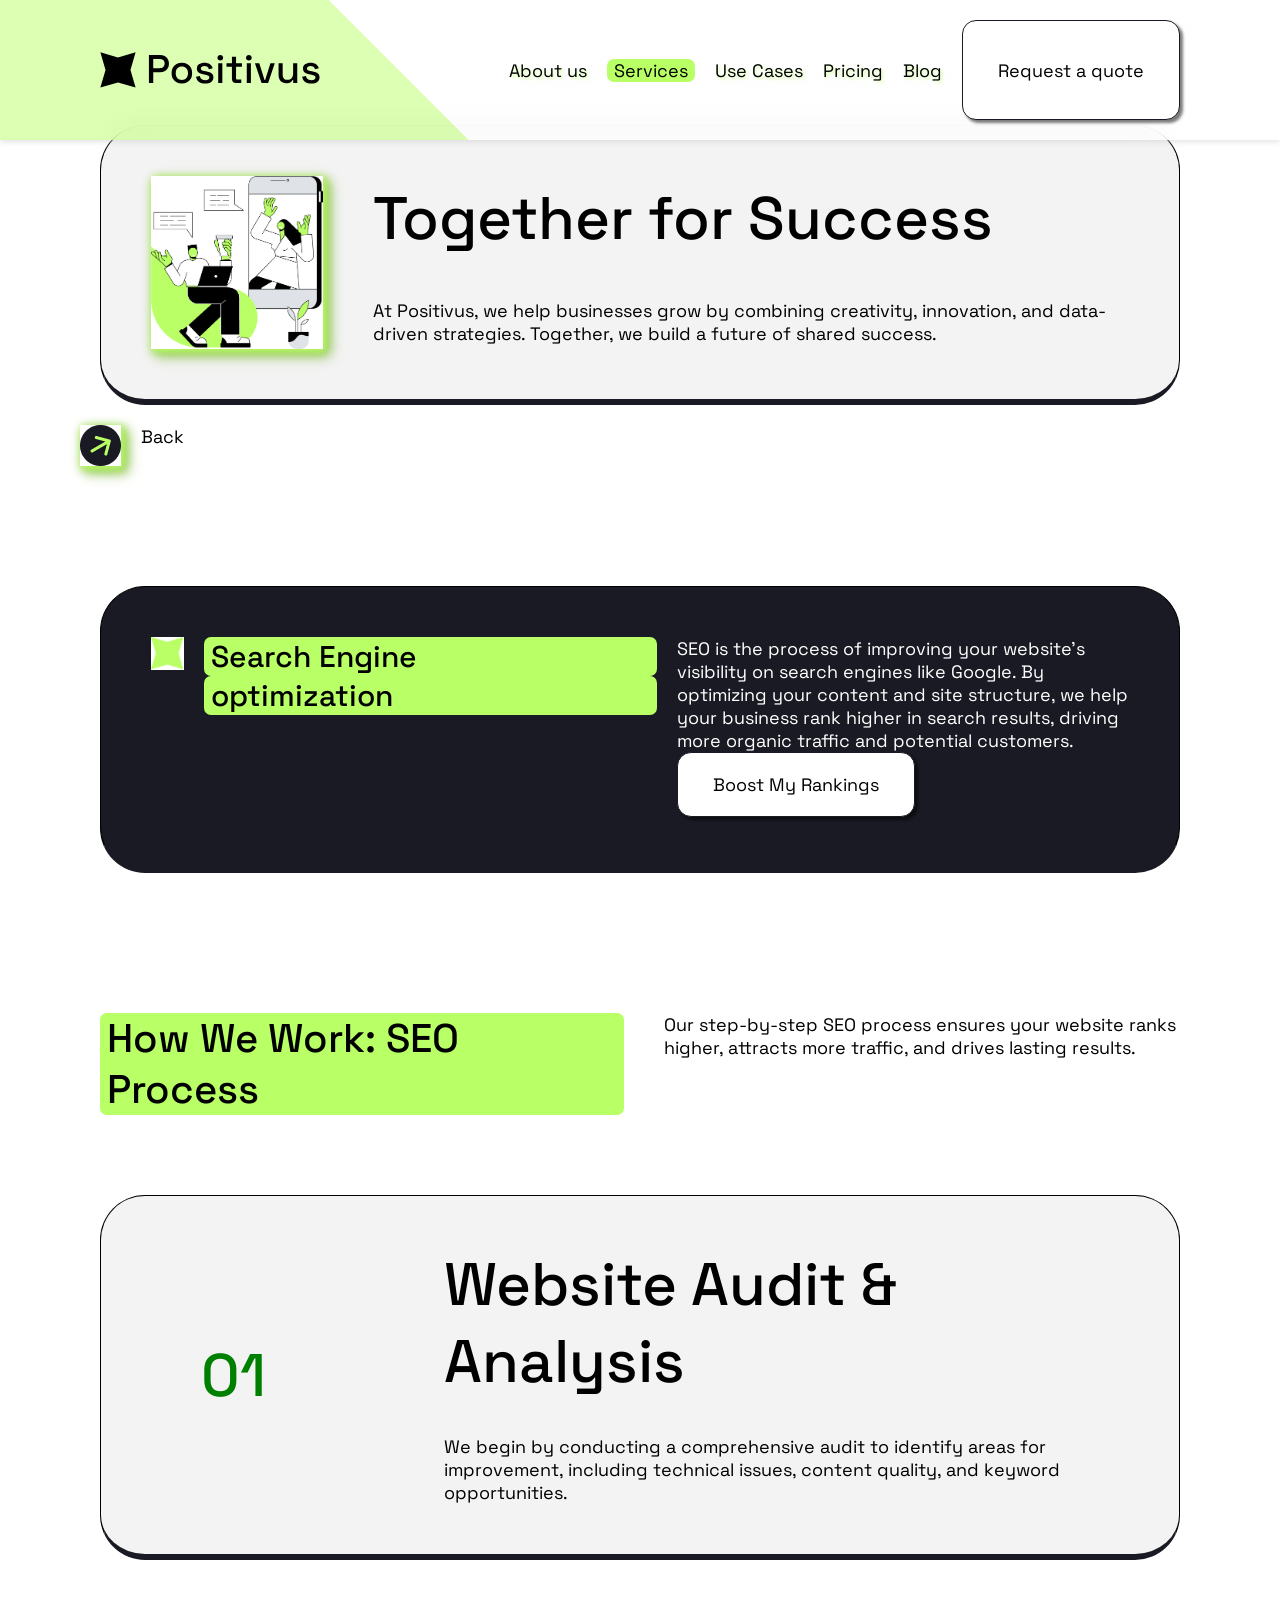
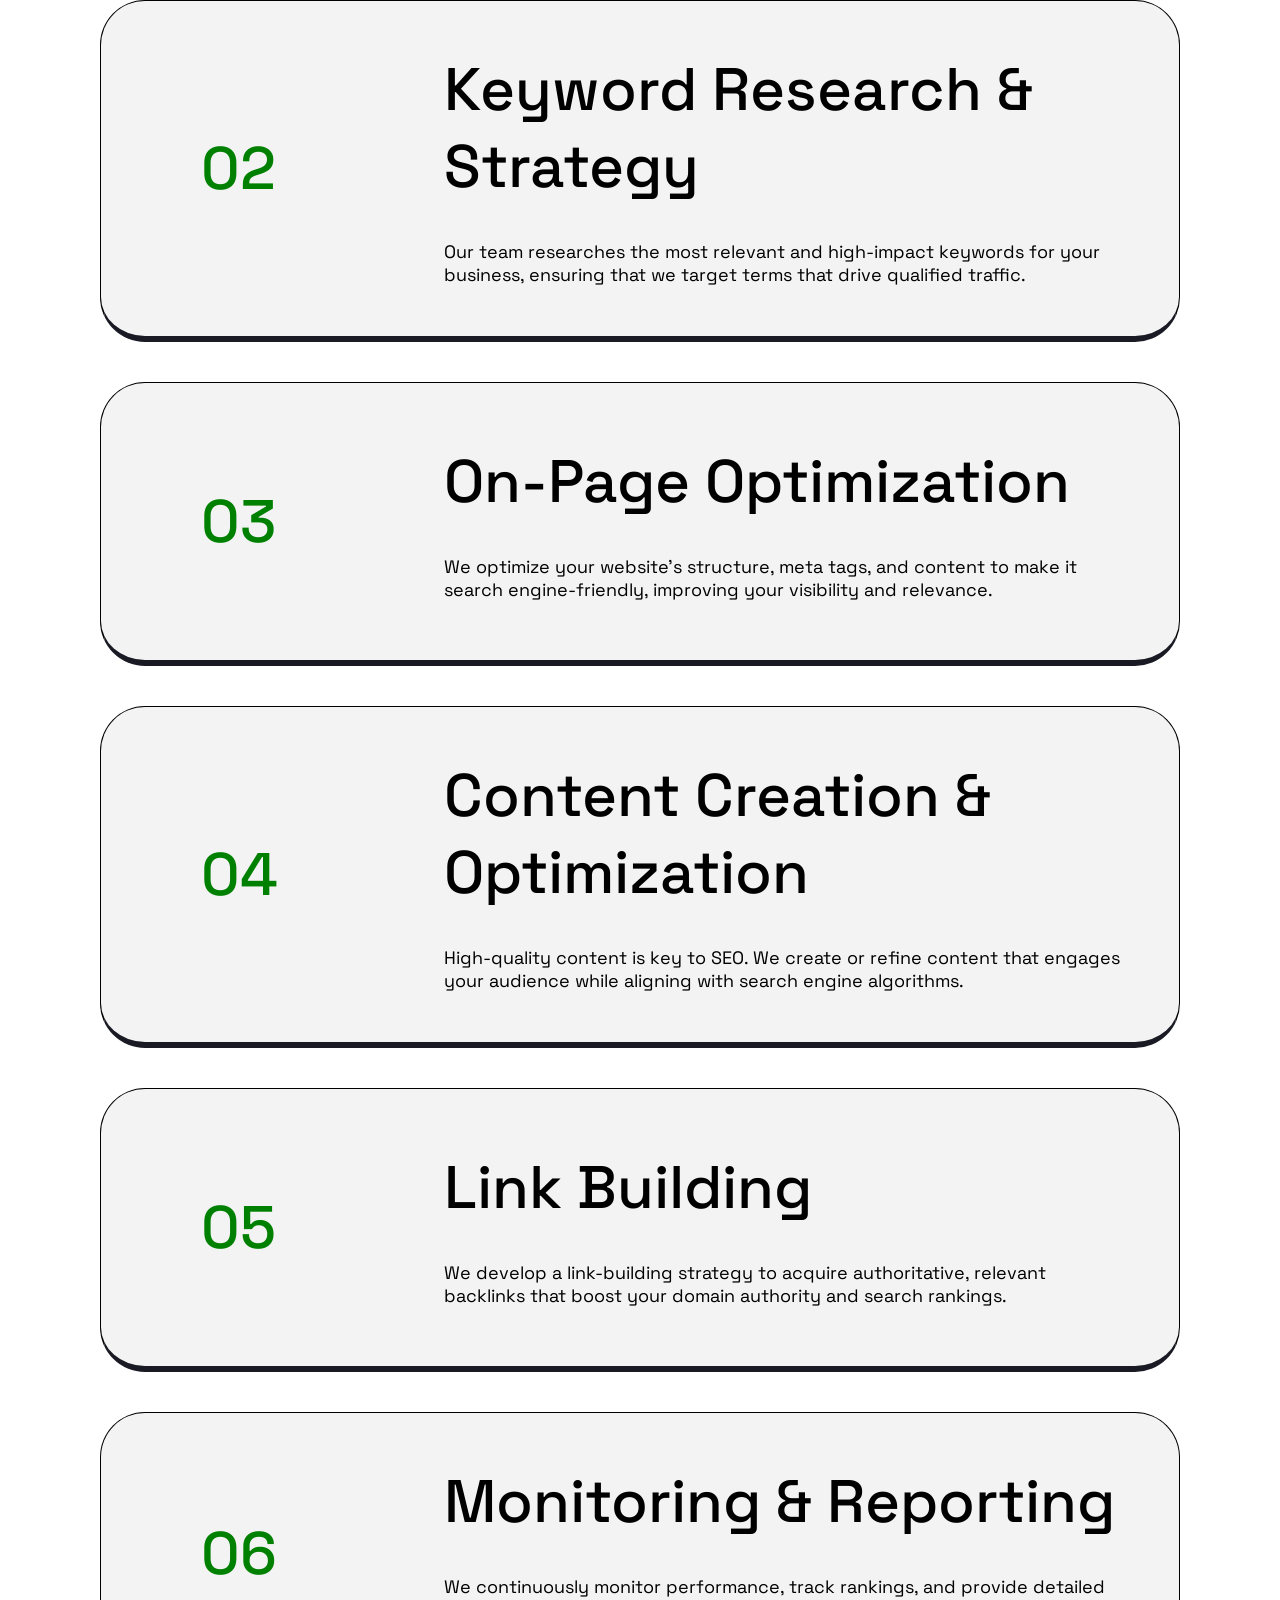
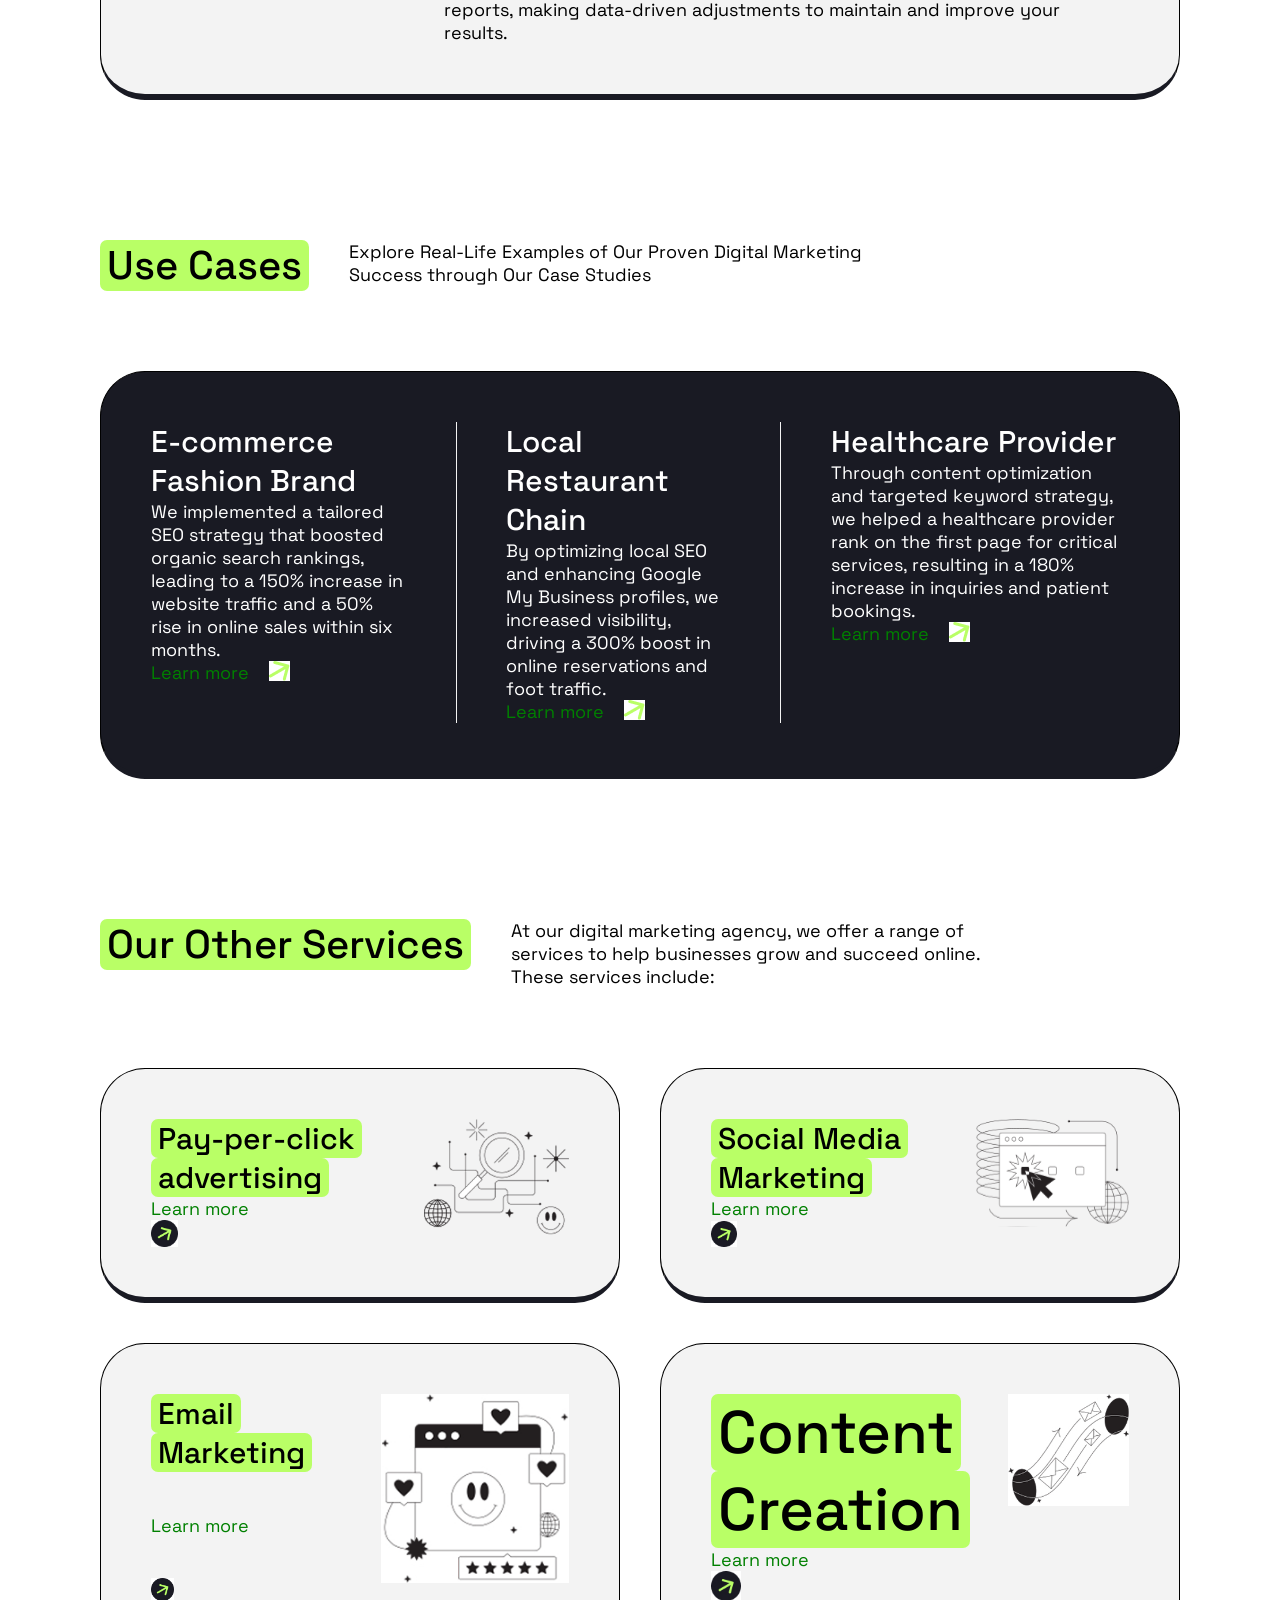
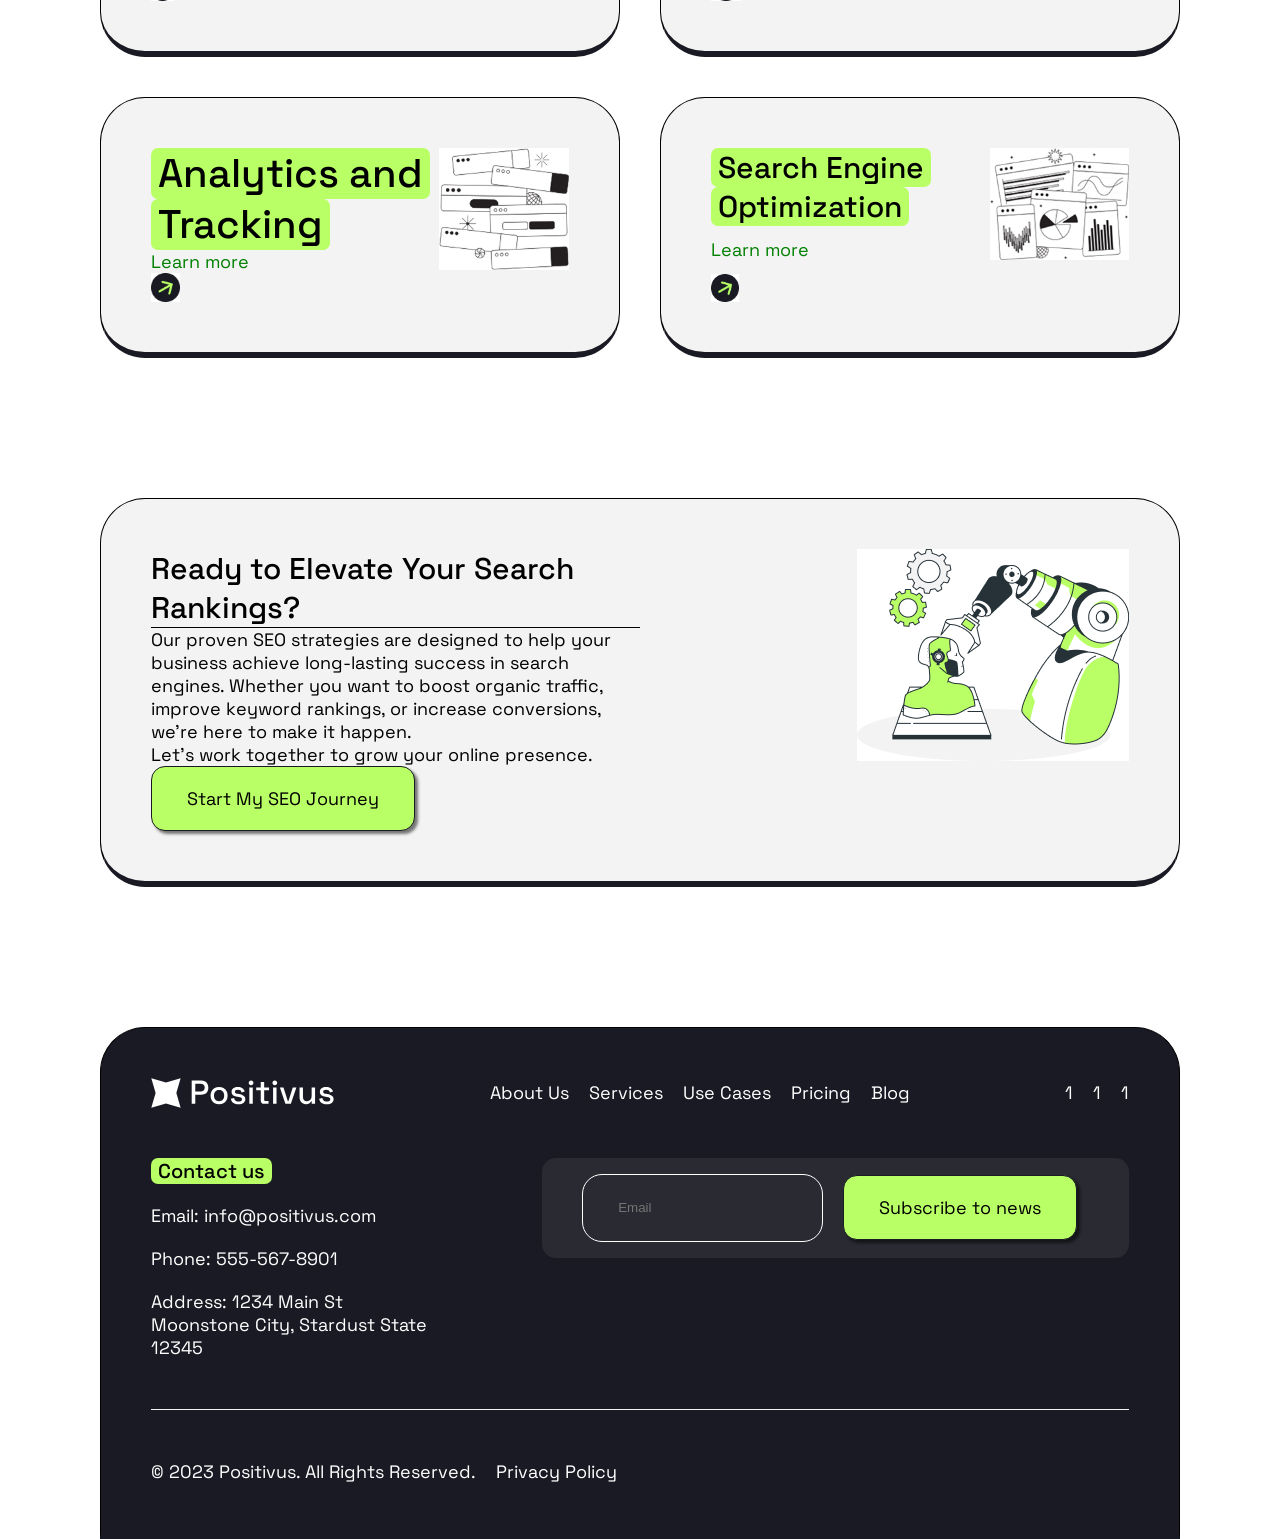
<file: index3.html>
<!DOCTYPE html>
<html lang="en">

<head>
    <meta charset="UTF-8">
    <meta name="viewport" content="width=device-width, initial-scale=1.0">
    <title>Document</title>
    <link rel="stylesheet" href="css/global.css">
    <link rel="stylesheet" href="css/main4.css">
</head>

<body>
    <header>
        <div class="row justify-between align-center">
            <div class="col logo">
                <div class="wrapper">
                    <picture><img src="images/Logo.svg" alt=""></picture>
                </div>
            </div>
            <div class="col menu">
                <div class="wrapper gap-40 flex">
                    <nav>
                        <ul class="flex gap-40 h-100 align-center">
                            <li><a href="#">About us</a></li>
                            <li class="bg-secondary title-radius"><a href="#">Services</a></li>
                            <li><a href="#">Use Cases</a></li>
                            <li><a href="#">Pricing</a></li>
                            <li><a href="#">Blog</a></li>
                        </ul>
                    </nav>
                    <button>Request a quote</button>
                </div>
            </div>
        </div>
    </header>
    <main>
        <section id="hero">
            <div class="row flex-wrap">
                <div class="col w-100">
                    <div class="wrapper card flex gap-50 bg-light">
                        <picture><img src="images/ill_transp 1.jpg" alt=""></picture>

                        <div class="flex flex-wrap gap-35 align-center">
                            <h1>Together for Success</h1>
                            <p>At Positivus, we help businesses grow by combining creativity, innovation, and
                                data-driven strategies. Together, we build a future of shared success.</p>
                        </div>
                    </div>
                </div>
                <div class="flex gap-20">
                    <picture><img src="images/Icon.jpg" alt=""></picture>
                    <p>Back</p>
                </div>
            </div>
        </section>
        <section id="blog">
            <div class="row">
                <div class="col">
                    <div class="wrapper card flex gap-40 bg-dark">
                        <div>
                            <picture><img src="images/Vector000.jpg" alt=""></picture>
                        </div>
                        <div class="w-50 flex flex-col">
                            <div class="title-3 bg-secondary title-radius">Search Engine</div>
                            <div class="title-3 bg-secondary title-radius">optimization</div>
                        </div>
                        <div class="w-50">
                            <p>SEO is the process of improving your website’s visibility on search engines like Google.
                                By optimizing your content and site structure, we help your business rank higher in
                                search results, driving more organic traffic and potential customers.</p>
                            <button>Boost My Rankings</button>
                        </div>
                    </div>
                </div>
            </div>
        </section>
        <section id="process">
            <div class="row heading">
                <div class="col">
                    <div class="wrapper">
                        <h2 class="bg-secondary title-radius">How We Work: SEO Process</h2>
                    </div>
                </div>
                <div class="col w-50">
                    <div class="wrapper">
                        <p>Our step-by-step SEO process ensures your website ranks higher, attracts more traffic, and
                            drives lasting results.</p>
                    </div>
                </div>
            </div>
            <div class="row flex-wrap">
                <div class="col w-100">
                    <div class="wrapper bg-light card flex align-center justify-between">
                        <div class="main-section">
                            <h4 class="green title-1">01</h4>
                        </div>
                        <div class="flex flex-wrap gap-35 align-center w-70">
                            <h1>Website Audit & Analysis</h1>
                            <p>We begin by conducting a comprehensive audit to identify areas for improvement, including
                                technical issues, content quality, and keyword opportunities.</p>
                        </div>
                    </div>
                </div>
                <div class="col w-100">
                    <div class="wrapper bg-light card flex align-center justify-between">
                        <div class="main-section">
                            <h4 class="green title-1">02</h4>
                        </div>
                        <div class="flex flex-wrap gap-35 align-center w-70">
                            <h1>Keyword Research & Strategy</h1>
                            <p>Our team researches the most relevant and high-impact keywords for your business,
                                ensuring that we target terms that drive qualified traffic.</p>
                        </div>
                    </div>
                </div>
                <div class="col w-100">
                    <div class="wrapper bg-light card flex align-center justify-between">
                        <div class="main-section">
                            <h4 class="green title-1">03</h4>
                        </div>
                        <div class="flex flex-wrap gap-35 align-center w-70">
                            <h1>On-Page Optimization</h1>
                            <p>We optimize your website’s structure, meta tags, and content to make it search
                                engine-friendly, improving your visibility and relevance.</p>
                        </div>
                    </div>
                </div>
                <div class="col w-100">
                    <div class="wrapper bg-light card flex align-center justify-between">
                        <div class="main-section">
                            <h4 class="green title-1">04</h4>
                        </div>
                        <div class="flex flex-wrap gap-35 align-center w-70">
                            <h1>Content Creation & Optimization</h1>
                            <p>High-quality content is key to SEO. We create or refine content that engages your
                                audience while aligning with search engine algorithms.</p>
                        </div>
                    </div>
                </div>
                <div class="col w-100">
                    <div class="wrapper bg-light card flex align-center justify-between">
                        <div class="main-section">
                            <h4 class="green title-1">05</h4>
                        </div>
                        <div class="flex flex-wrap gap-35 align-center w-70">
                            <h1>Link Building</h1>
                            <p>We develop a link-building strategy to acquire authoritative, relevant backlinks that
                                boost your domain authority and search rankings.</p>
                        </div>
                    </div>
                </div>
                <div class="col w-100">
                    <div class="wrapper bg-light card flex align-center justify-between">
                        <div class="main-section">
                            <h4 class="green title-1">06</h4>
                        </div>
                        <div class="flex flex-wrap gap-35 align-center w-70">
                            <h1>Monitoring & Reporting</h1>
                            <p>We continuously monitor performance, track rankings, and provide detailed reports, making
                                data-driven adjustments to maintain and improve your results.</p>
                        </div>
                    </div>
                </div>
            </div>
        </section>
        <section class="lesson_3">
            <div class="row heading">
                <div class="col">
                    <div class="wrapper">
                        <h2 class="bg-secondary title-radius">Use Cases</h2>
                    </div>
                </div>
                <div class="col w-50">
                    <div class="wrapper">
                        <p>Explore Real-Life Examples of Our Proven Digital Marketing Success through Our Case Studies
                        <p>
                    </div>
                </div>
            </div>
            <div class="row">
                <div class="col w-100">
                    <div class="wrapper card flex bg-dark justify-between gap-50">
                        <div class="case">
                            <h3>E-commerce Fashion Brand</h3>
                            <p>We implemented a tailored SEO strategy that boosted organic search rankings, leading to a
                                150% increase in website traffic and a 50% rise in online sales within six months.</p>
                            <div class="flex gap-20">
                                <p class="green">Learn more</p>
                                <picture><img src="images/yerevan.jpg" alt=""></picture>
                            </div>
                        </div>
                        <div class="v-line"></div>
                        <div class="case">
                            <h3>Local Restaurant Chain</h3>
                            <p>By optimizing local SEO and enhancing Google My Business profiles, we increased
                                visibility, driving a 300% boost in online reservations and foot traffic.</p>
                            <div class="flex gap-20">
                                <p class="green">Learn more</p>
                                <picture><img src="images/yerevan.jpg" alt=""></picture>
                            </div>
                        </div>
                        <div class="v-line"></div>
                        <div class="case">
                            <h3>Healthcare Provider</h3>
                            <p>Through content optimization and targeted keyword strategy, we helped a healthcare
                                provider rank on the first page for critical services, resulting in a 180% increase in
                                inquiries and patient bookings.</p>
                            <div class="flex gap-20">
                                <p class="green">Learn more</p>
                                <picture><img src="images/yerevan.jpg" alt=""></picture>
                            </div>
                        </div>
                    </div>
                </div>
            </div>
        </section>
        <section id="index">
            <div class="row heading">
                <div class="col">
                    <div class="wrapper">
                        <h2 class="bg-secondary title-radius">Our Other Services</h2>
                    </div>
                </div>
                <div class="col w-50">
                    <div class="wrapper">
                        <p>At our digital marketing agency, we offer a range of services to help businesses grow and
                            succeed online. These services include:
                        <p>
                    </div>
                </div>
            </div>
            <div class="row flex-wrap">
                <div class="col w-50">
                    <div class="wrapper card flex justify-between bg-light">
                        <div class="flex flex-col justify-between">
                            <div>
                                <div class="title-3 bg-secondary title-radius">Pay-per-click</div>
                                <span class="title-3 bg-secondary title-radius">advertising</span>
                            </div>
                            <div class="green">Learn more</div>
                            <picture class="flex w-10">
                                <img src="images/Icon.jpg" alt="">
                            </picture>
                        </div>
                        <div>
                            <picture>
                                <img src="images/service1.png" alt="">
                            </picture>
                        </div>
                    </div>
                </div>
                <div class="col w-50">
                    <div class="wrapper card flex justify-between bg-light">
                        <div class="flex flex-col justify-between">
                            <div>
                                <div class="title-3 bg-secondary title-radius">Social Media</div>
                                <span class="title-3 bg-secondary title-radius">Marketing</span>
                            </div>
                            <div class="green">Learn more</div>
                            <picture class="flex w-10">
                                <img src="images/Icon.jpg" alt="">
                            </picture>
                        </div>
                        <div>
                            <picture>
                                <img src="images/project.svg" alt="">
                            </picture>
                        </div>
                    </div>
                </div>
                <div class="col w-50">
                    <div class="wrapper card flex justify-between bg-light">
                        <div class="flex flex-col justify-between">
                            <div>
                                <div class="title-3 bg-secondary title-radius">Email</div>
                                <span class="title-3 bg-secondary title-radius">Marketing</span>
                            </div>
                            <div class="green">Learn more</div>
                            <picture class="flex w-10">
                                <img src="images/Icon.jpg" alt="">
                            </picture>
                        </div>
                        <div>
                            <picture>
                                <img src="images/Illustration.jpg" alt="">
                            </picture>
                        </div>
                    </div>
                </div>
                <div class="col w-50">
                    <div class="wrapper card flex justify-between bg-light">
                        <div class="flex flex-col justify-between">
                            <div>
                                <div class="title-1 bg-secondary title-radius">Content</div>
                                <span class="title-1 bg-secondary title-radius">Creation</span>
                            </div>
                            <div class="green">Learn more</div>
                            <picture class="flex w-10">
                                <img src="images/Icon.jpg" alt="">
                            </picture>
                        </div>
                        <div>
                            <picture>
                                <img src="images/tokyo-sending-messages-from-one-place-to-another 1.jpg" alt="">
                            </picture>
                        </div>
                    </div>
                </div>
                <div class="col w-50">
                    <div class="wrapper card flex justify-between bg-light">
                        <div class="flex flex-col justify-between">
                            <div>
                                <div class="title-2 bg-secondary title-radius">Analytics and </div>
                                <span class="title-2 bg-secondary title-radius">Tracking</span>
                            </div>
                            <div class="green">Learn more</div>
                            <picture class="flex w-10">
                                <img src="images/Icon.jpg" alt="">
                            </picture>
                        </div>
                        <div>
                            <picture>
                                <img src="images/lustration.jpg" alt="">
                            </picture>
                        </div>
                    </div>
                </div>
                <div class="col w-50">
                    <div class="wrapper card flex justify-between bg-light">
                        <div class="flex flex-col justify-between">
                            <div>
                                <div class="title-3 bg-secondary title-radius">Search Engine</div>
                                <span class="title-3 bg-secondary title-radius">Optimization</span>
                            </div>
                            <div class="green">Learn more</div>
                            <picture class="flex w-10">
                                <img src="images/Icon.jpg" alt="">
                            </picture>
                        </div>
                        <div>
                            <picture>
                                <img src="images/programm.jpg" alt="">
                            </picture>
                        </div>
                    </div>
                </div>
            </div>
        </section>
        <section id="nike">
            <div class="row">
                <div class="col">
                    <div class="wrapper card flex bg-light gap-50 justify-between">
                        <div class="w-50">
                            <h3>Ready to Elevate Your Search Rankings?</h3>
                            <div class="line"></div>
                            <p>Our proven SEO strategies are designed to help your business achieve long-lasting success
                                in search engines. Whether you want to boost organic traffic, improve keyword rankings,
                                or increase conversions, we’re here to make it happen.</p>
                            <p>Let’s work together to grow your online presence.</p>
                            <button class="bg-secondary">Start My SEO Journey</button>
                        </div>
                        <div class="">
                            <picture>
                                <img src="images/ill_inov 1.jpg" alt="">
                            </picture>
                        </div>
                    </div>
                </div>
            </div>
        </section>
    </main>
    <footer>
        <div class="row">
            <div class="col w-100">
                <div class="wrapper card bg-dark flex flex-wrap gap-50">
                    <div class="footer-header flex justify-between w-100 align-center inner-row">
                        <picture class="logo"><img src="images/Logo.svg" alt=""></picture>
                        <ul class="flex gap-40 inner-row">
                            <li><a href="#">About Us</a></li>
                            <li><a href="#">Services</a></li>
                            <li><a href="#">Use Cases</a></li>
                            <li><a href="#">Pricing</a></li>
                            <li><a href="#">Blog</a></li>
                        </ul>
                        <ul class="icons flex gap-20">
                            <li><a href="#">1</a></li>
                            <li><a href="#">1</a></li>
                            <li><a href="#">1</a></li>
                        </ul>
                    </div>
                    <div class="footer-main flex gap-50 w-100 justify-between inner-row">
                        <div class="w-30 contact">
                            <ul class="flex flex-col gap-20 align-start">
                                <li class="bg-secondary title-radius title-4">Contact us</li>
                                <li><a href="mailto:info@positivus.com">Email: info@positivus.com</a></li>
                                <li><a href="tel:+5555678901">Phone: 555-567-8901</a></li>
                                <li><a href="#">Address: 1234 Main St
                                        Moonstone City, Stardust State 12345</a></li>
                            </ul>
                        </div>
                        <div class="w-60 form">
                            <form action="#" method="get" class="flex h-100 align-center gap-20 inner-row">
                                <input type="email" name="email" placeholder="Email">
                                <button type="submit" class="bg-secondary">Subscribe to news</button>
                            </form>
                        </div>
                    </div>
                    <div class="line bg-light"></div>
                    <div class="footer-footer flex gap-40">
                        <div>© 2023 Positivus. All Rights Reserved.</div>
                        <a href="#">Privacy Policy</a>


                    </div>
                </div>
            </div>
        </div>
    </footer>
</body>

</html>
</file>
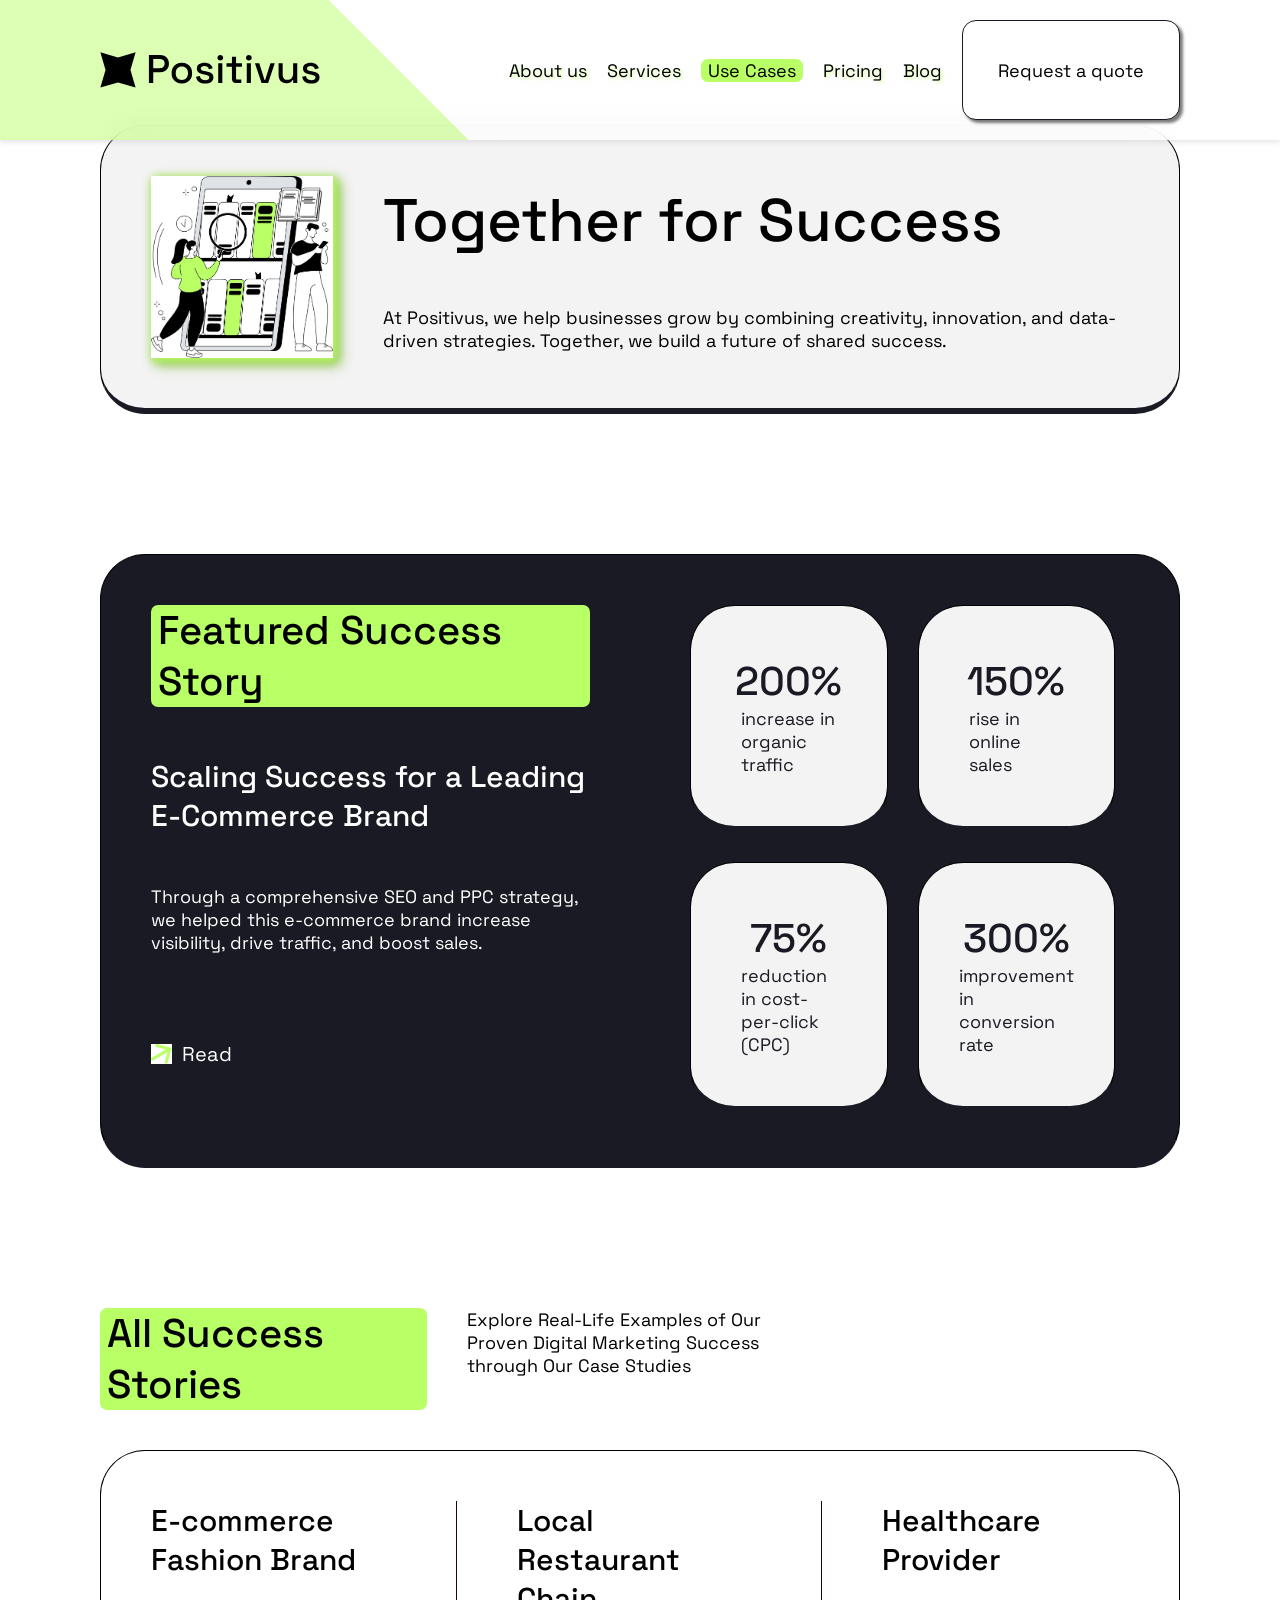
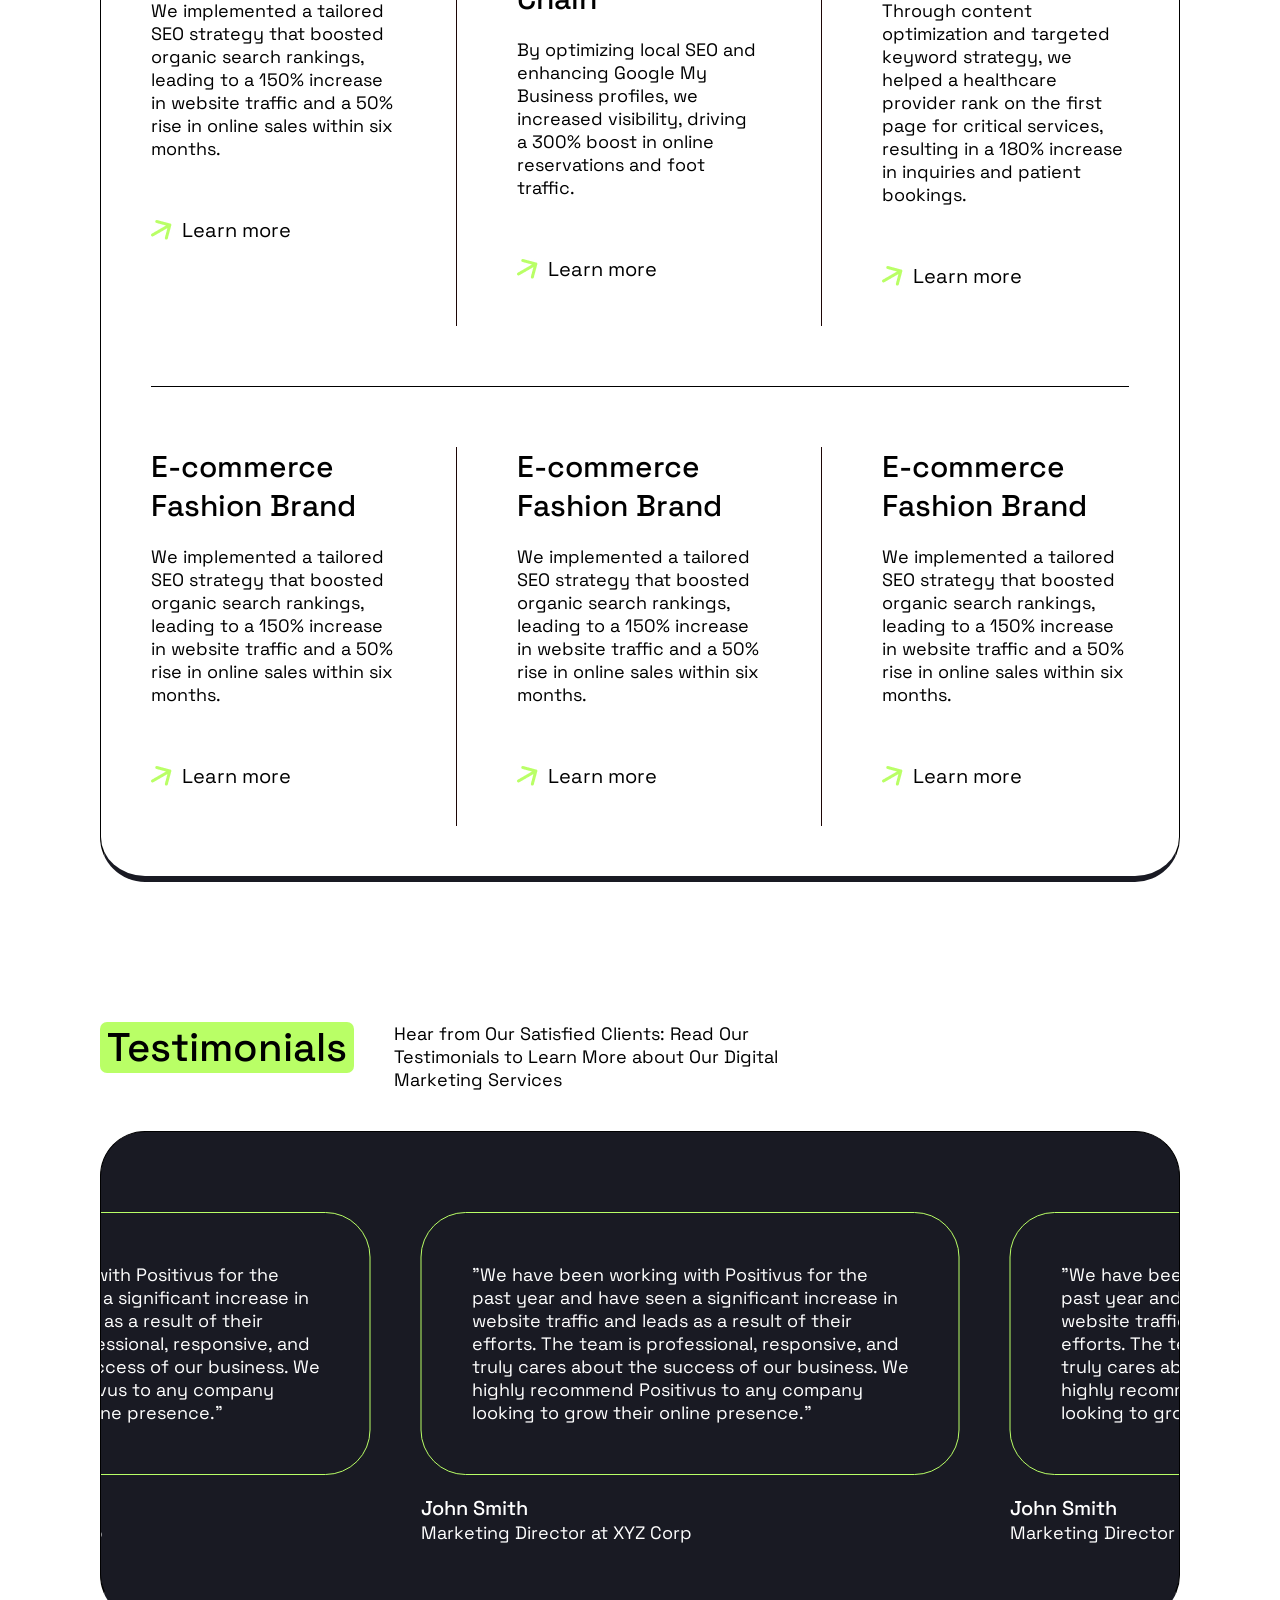
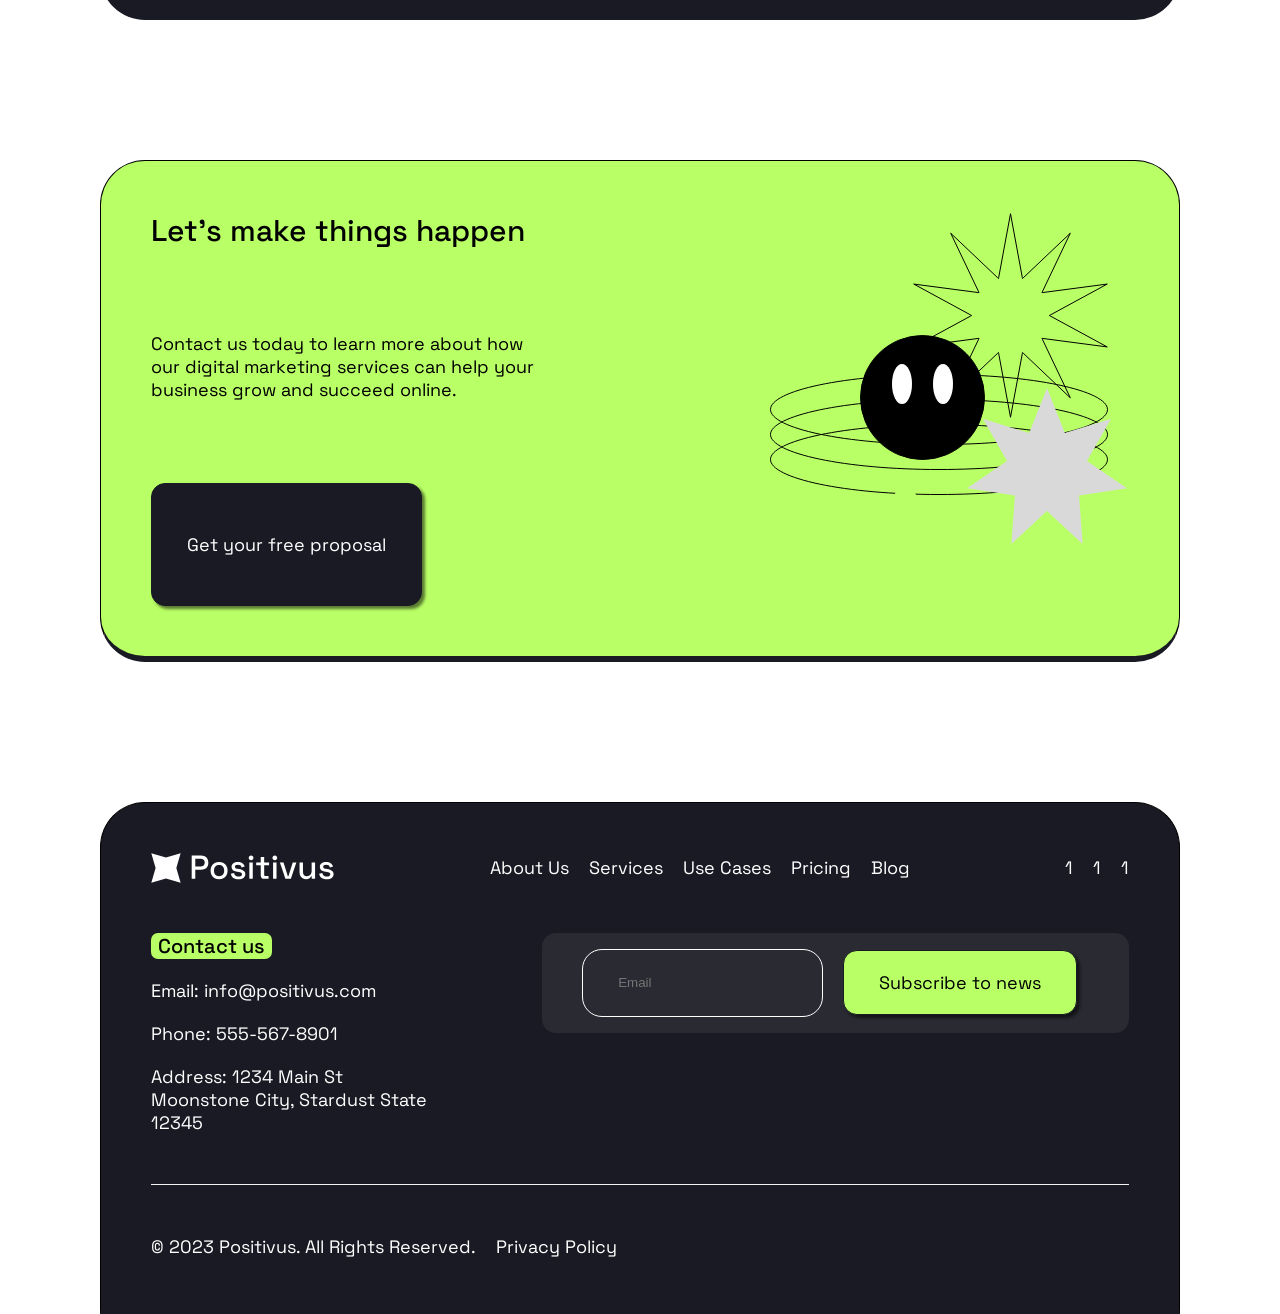
<file: index4.html>
<!DOCTYPE html>
<html lang="en">

<head>
    <meta charset="UTF-8">
    <meta name="viewport" content="width=device-width, initial-scale=1.0">
    <title>Document</title>
    <link rel="stylesheet" href="css/global.css">
    <link rel="stylesheet" href="css/main5.css">
</head>

<body>
    <header>
        <div class="row justify-between align-center">
            <div class="col logo">
                <div class="wrapper">
                    <picture><img src="images/Logo.svg" alt=""></picture>
                </div>
            </div>
            <div class="col menu">
                <div class="wrapper gap-40 flex">
                    <nav>
                        <ul class="flex gap-40 h-100 align-center">
                            <li><a href="#">About us</a></li>
                            <li><a href="#">Services</a></li>
                            <li class="bg-secondary title-radius"><a href="#">Use Cases</a></li>
                            <li><a href="#">Pricing</a></li>
                            <li><a href="#">Blog</a></li>
                        </ul>
                    </nav>
                    <button>Request a quote</button>
                </div>
            </div>
        </div>
    </header>
    <main>
        <section id="hero">
            <div class="row flex-wrap">
                <div class="col w-100">
                    <div class="wrapper card flex gap-50 bg-light">
                        <picture><img src="images/ill_usecases 1.jpg" alt=""></picture>

                        <div class="flex flex-wrap gap-35 align-center">
                            <h1>Together for Success</h1>
                            <p>At Positivus, we help businesses grow by combining creativity, innovation, and
                                data-driven strategies. Together, we build a future of shared success.</p>
                        </div>
                    </div>
                </div>
            </div>
        </section>
        <section id="ill_career">
            <div class="row">
                <div class="col w-100">
                    <div class="wrapper card flex gap-100 bg-dark">

                        <div class="flex flex-col gap-50  w-50 ">
                            <h2 class="bg-secondary title-radius">Featured Success Story</h2>
                            <div class="title-3">Scaling Success for a Leading E-Commerce Brand</div>
                            <div>Through a comprehensive SEO and PPC strategy, we helped this e-commerce brand increase
                                visibility, drive traffic, and boost sales.
                            </div>
                            <div class="flex gap-10 h-100 align-center">
                                <a href="#">
                                    <picture><img src="images/yerevan.jpg" alt=""></picture>
                                </a>
                                <div class="text-2">Read</div>
                            </div>
                        </div>
                        <div class="w-50 flex flex-wrap gap-30">
                            <div class="card w-45 white flex flex-col align-center ">
                                <div class="black title-2">200%</div>
                                <div class="black">increase in organic traffic</div>
                            </div>
                            <div class="card w-45 white flex flex-col align-center">
                                <div class="black title-2">150%</div>
                                <div class="black">rise in online sales</div>
                            </div>
                            <div class="card w-45 white flex flex-col align-center">
                                <div class="black title-2">75%</div>
                                <div class="black">reduction in cost-per-click (CPC)</div>
                            </div>
                            <div class="card w-45 white flex flex-col align-center">
                                <div class="black title-2">300%</div>
                                <div class="black">improvement in conversion rate</div>
                            </div>
                        </div>
                    </div>
                </div>
            </div>
        </section>
        <section id="hear20">
            <div class="row">
                <div class="col">
                    <div class="wrapper">
                        <h2 class="bg-secondary title-radius">All Success Stories</h2>
                    </div>
                </div>
                <div class="col">
                    <div class="wrapper w-50">
                        <p>Explore Real-Life Examples of Our Proven Digital Marketing Success through Our Case Studies</p>
                    </div>
                </div>
            </div>
            <div class="row">
                <div class="col">
                    <div class="wrapper card flex flex-wrap  gap-60 w-100">
                        <div class="w-25 flex flex-col gap-20">
                            <div class="title-3">E-commerce Fashion Brand</div>
                            <div>We implemented a tailored SEO strategy that boosted organic search rankings, leading to
                                a 150% increase in website traffic and a 50% rise in online sales within six months.
                            </div>
                            <div class="flex gap-10 h-100 align-center">
                                <div>
                                    <picture><img src="images/yerevan.jpg" alt=""></picture>
                                </div>
                                <div class="text-2">Learn more</div>
                            </div>

                        </div>
                        <div class="v-line"></div>
                        <div class="w-25 flex flex-col gap-20">
                            <div class="title-3">Local Restaurant Chain</div>
                            <div>By optimizing local SEO and enhancing Google My Business profiles, we increased
                                visibility, driving a 300% boost in online reservations and foot traffic.
                            </div>
                            <div class="flex gap-10 h-100 align-center">
                                <div>
                                    <picture><img src="images/yerevan.jpg" alt=""></picture>
                                </div>
                                <div class="text-2">Learn more</div>
                            </div>
                        </div>
                        <div class="v-line"></div>
                        <div class="w-25 flex flex-col gap-20">
                            <div class="title-3">Healthcare Provider</div>
                            <div>Through content optimization and targeted keyword strategy, we helped a healthcare
                                provider rank on the first page for critical services, resulting in a 180% increase in
                                inquiries and patient bookings.
                            </div>
                            <div class="flex gap-10 h-100 align-center">
                                <div>
                                    <picture><img src="images/yerevan.jpg" alt=""></picture>
                                </div>
                                <div class="text-2">Learn more</div>
                            </div>
                        </div>
                        <div class="line"></div>
                        <div class="w-25 flex flex-col gap-20">
                            <div class="title-3">E-commerce Fashion Brand</div>
                            <div>We implemented a tailored SEO strategy that boosted organic search rankings, leading to
                                a 150% increase in website traffic and a 50% rise in online sales within six months.
                            </div>
                            <div class="flex gap-10 h-100 align-center">
                                <div>
                                    <picture><img src="images/yerevan.jpg" alt=""></picture>
                                </div>
                                <div class="text-2">Learn more</div>
                            </div>
                        </div>
                        <div class="v-line"></div>
                        <div class="w-25 flex flex-col gap-20">
                            <div class="title-3">E-commerce Fashion Brand</div>
                            <div>We implemented a tailored SEO strategy that boosted organic search rankings, leading to
                                a 150% increase in website traffic and a 50% rise in online sales within six months.
                            </div>
                            <div class="flex gap-10 h-100 align-center">
                                <div>
                                    <picture><img src="images/yerevan.jpg" alt=""></picture>
                                </div>
                                <div class="text-2">Learn more</div>
                            </div>
                        </div>
                        <div class="v-line"></div>
                        <div class="w-25 flex flex-col gap-20">
                            <div class="title-3">E-commerce Fashion Brand</div>
                            <div>We implemented a tailored SEO strategy that boosted organic search rankings, leading to
                                a 150% increase in website traffic and a 50% rise in online sales within six months.
                            </div>
                            <div class="flex gap-10 h-100 align-center">
                                <div>
                                    <picture><img src="images/yerevan.jpg" alt=""></picture>
                                </div>
                                <div class="text-2">Learn more</div>
                            </div>
                        </div>
                </div>
                    
            </div>
        </section>
        <section id="reviews">
            <div class="row">
                <div class="col">
                    <div class="wrapper">
                        <h2 class="bg-secondary title-radius">Testimonials</h2>
                    </div>
                </div>
                <div class="col">
                    <div class="wrapper w-50">
                        <p>Hear from Our Satisfied Clients: Read Our Testimonials to Learn More about Our Digital
                            Marketing Services</p>
                    </div>
                </div>
            </div>
            <div class="row">
                <div class="col w-100">
                    <div class="wrapper bg-dark card">
                        <div class="reviews flex gap-50">
                            <div class="review flex flex-col gap-20">
                                <div class="message">
                                    "We have been working with Positivus for the past year and have seen a significant
                                    increase in website traffic and leads as a result of their efforts. The team is
                                    professional, responsive, and truly cares about the success of our business. We
                                    highly recommend Positivus to any company looking to grow their online presence."
                                </div>
                                <div class="reviewer">
                                    <h4>John Smith</h4>
                                    <p>Marketing Director at XYZ Corp</p>
                                </div>
                            </div>
                            <div class="review flex flex-col gap-20">
                                <div class="message">
                                    "We have been working with Positivus for the past year and have seen a significant
                                    increase in website traffic and leads as a result of their efforts. The team is
                                    professional, responsive, and truly cares about the success of our business. We
                                    highly recommend Positivus to any company looking to grow their online presence."
                                </div>
                                <div class="reviewer">
                                    <h4>John Smith</h4>
                                    <p>Marketing Director at XYZ Corp</p>
                                </div>
                            </div>
                            <div class="review flex flex-col gap-20">
                                <div class="message">
                                    "We have been working with Positivus for the past year and have seen a significant
                                    increase in website traffic and leads as a result of their efforts. The team is
                                    professional, responsive, and truly cares about the success of our business. We
                                    highly recommend Positivus to any company looking to grow their online presence."
                                </div>
                                <div class="reviewer">
                                    <h4>John Smith</h4>
                                    <p>Marketing Director at XYZ Corp</p>
                                </div>
                            </div>
                        </div>
                        <div class="reviews_control"></div>
                    </div>
                </div>
            </div>
        </section>
        <section id="proportal">
            <div class="row">
                <div class="col w-100">
                    <div class="wrapper card flex justify-between bg-secondary">
                        <div class="info flex flex-wrap gap-25 w-40">
                            <div class="title-3">Let’s make things happen</div>
                            <p>Contact us today to learn more about how our digital marketing services can help your
                                business grow and succeed online.</p>
                            <button class="dark-btn">Get your free proposal</button>
                        </div>
                        <picture class="proportal_img">
                            <img src="images/Illustrat.svg" alt="">
                        </picture>
                    </div>
                </div>
            </div>
        </section>
    </main>
    <footer>
        <div class="row">
            <div class="col w-100">
                <div class="wrapper card bg-dark flex flex-wrap gap-50">
                    <div class="footer-header flex justify-between w-100 align-center inner-row">
                        <picture class="logo"><img src="images/Logo.svg" alt=""></picture>
                        <ul class="flex gap-40 inner-row">
                            <li><a href="#">About Us</a></li>
                            <li><a href="#">Services</a></li>
                            <li><a href="#">Use Cases</a></li>
                            <li><a href="#">Pricing</a></li>
                            <li><a href="#">Blog</a></li>
                        </ul>
                        <ul class="icons flex gap-20">
                            <li><a href="#">1</a></li>
                            <li><a href="#">1</a></li>
                            <li><a href="#">1</a></li>
                        </ul>
                    </div>
                    <div class="footer-main flex gap-50 w-100 justify-between inner-row">
                        <div class="w-30 contact">
                            <ul class="flex flex-col gap-20 align-start">
                                <li class="bg-secondary title-radius title-4">Contact us</li>
                                <li><a href="mailto:info@positivus.com">Email: info@positivus.com</a></li>
                                <li><a href="tel:+5555678901">Phone: 555-567-8901</a></li>
                                <li><a href="#">Address: 1234 Main St
                                        Moonstone City, Stardust State 12345</a></li>
                            </ul>
                        </div>
                        <div class="w-60 form">
                            <form action="#" method="get" class="flex h-100 align-center gap-20 inner-row">
                                <input type="email" name="email" placeholder="Email">
                                <button type="submit" class="bg-secondary">Subscribe to news</button>
                            </form>
                        </div>
                    </div>
                    <div class="line bg-light"></div>
                    <div class="footer-footer flex gap-40">
                        <div>© 2023 Positivus. All Rights Reserved.</div>
                        <a href="#">Privacy Policy</a>


                    </div>
                </div>
            </div>
        </div>
    </footer>
</body>

</html>
</file>
<file: css/global.css>
* {
    margin: 0;
    padding: 0;
    box-sizing: border-box;
    scroll-behavior: smooth;
}

.row {
    display: flex;
}

.justify-between {
    justify-content: space-between;
}

.justify-center {
    justify-content: center;
}

.justify-end {
    justify-content: end;
}

.justify-start {
    justify-content: start;
}

.align-center {
    align-items: center;
}

.align-start {
    align-items: start;
}

.align-end {
    align-items: end;
}

.flex-wrap {
    flex-wrap: wrap;
}

.flex-col {
    flex-direction: column;
}

.flex-row {
    flex-direction: row;
}

.wrapper {
    height: 100%;
}

.h-100 {
    height: 100%;
}

.flex {
    display: flex;
}

ul,
ol {
    list-style: none;
}

img {
    max-width: 100%;
}
.h-100{
    height: 100px;
}
picture {
    display: block;
    font-size: 0;
}

a {
    text-decoration: none;
    color: inherit;
    display: block;
}

.w-10 {
    width: 10%;
}

.w-20 {
    width: 20%;
}

.w-25 {
    width: 25%;
}

.w-30 {
    width: 30%;
}

.w-33 {
    width: 33.33%;
}

.w-40 {
    width: 40%;
}

.w-45{
    width: 45%;
}
.w-50 {
    width: 50%;
}

.w-60 {
    width: 60%;
}

.w-70 {
    width: 70%;
}

.w-80 {
    width: 80%;
}

.w-90 {
    width: 90%;
}

.w-100 {
    width: 100%;
}


.gap-40 {
    gap: 40px;
}


.gap-5 {
    gap: 5px;
}

.gap-10 {
    gap: 10px;
}

.gap-15 {
    width: 15px;
}

.gap-20 {
    gap: 20px;
}

.gap-25 {
    gap: 25px;
}

.gap-30 {
    gap: 30px;
}

.gap-35 {
    gap: 35px;
}

.gap-40 {
    gap: 20px;
}

.gap-50 {
    gap: 50px;
}

.gap-60 {
    gap: 60px;
}
.gap-100{
    gap: 100px;
}
input {
    outline: none;
    border: 1px solid;
    padding: 5px;
}

button {
    border: 1px solid;
    padding: 5px 10px;
    background-color: white;
    cursor: pointer;
}

@media all and (min-width: 601px) and (max-width: 768px) {
    .row {
        flex-wrap: wrap;
    }

    .flex-m-wrap {
        flex-wrap: wrap;
    }

    .w-m-10 {
        width: 10%;
    }

    .w-m-20 {
        width: 20%;
    }

    .w-m-25 {
        width: 25%;
    }

    .w-m-30 {
        width: 30%;
    }

    .w-m-33 {
        width: 33.33%;
    }

    .w-m-40 {
        width: 40%;
    }

    .w-m-50 {
        width: 50%;
    }

    .w-m-60 {
        width: 60%;
    }

    .w-m-70 {
        width: 70%;
    }

    .w-m-80 {
        width: 80%;
    }

    .w-m-90 {
        width: 90%;
    }

    .w-m-100 {
        width: 100%;
    }

    .m-none {
        display: none;
    }
    .text-m-center{
        text-align: center;
    }
}

@media all and (max-width: 600px) {
    .row {
        flex-wrap: wrap;
    }

    .flex-s-wrap {
        flex-wrap: wrap;
    }

    .w-s-10 {
        width: 10%;
    }

    .w-s-20 {
        width: 20%;
    }

    .w-s-25 {
        width: 25%;
    }

    .w-s-30 {
        width: 30%;
    }

    .w-s-33 {
        width: 33.33%;
    }

    .w-s-40 {
        width: 40%;
    }

    .w-s-50 {
        width: 50%;
    }

    .w-s-60 {
        width: 60%;
    }

    .w-s-70 {
        width: 70%;
    }

    .w-s-80 {
        width: 80%;
    }

    .w-s-90 {
        width: 90%;
    }

    .w-s-100 {
        width: 100%;
    }

    .s-none {
        display: none;
    }
    .text-s-center{
        text-align: center;
    }

}
/* .header-main{
    background-color: black;
    color: black;
    background-image: url('https://images.unsplash.com/photo-1593121925328-369cc8459c08?q=80&w=2070');
    background-size: contain;
    background-position: center;
    background-repeat: no-repeat;
    background-size: cover;
    height: 900px;
    padding: 40px 0;
    font-size: 32px;
} */
input{
   outline: none;
}

/* header{
    position: fixed;
    width: 100%;
    background-color: gray;
    z-index: 777;
    backdrop-filter: blur(10px);
    background-image: linear-gradient();
    box-shadow: 0 10 5px black;
} */

/* #hero{
    background-image: ();
    background-repeat: no-repeat;
    background-size: cover;
} */

/* #hero img{
    box-shadow: 2px 2px 5px red;
    filter: drop-shadow(2px 2px 5px red);
} */

/* header a{
    text-shadow: 2px 2px 5px red;
} */
</file>
<file: css/main2.css>
@import url('https://fonts.googleapis.com/css2?family=Space+Grotesk:wght@300..700&display=swap');

body {
    font-family: "Space Grotesk", sans-serif;
    font-size: 18px;
}

.row {
    padding: 0 80px;
}

.col {
    padding: 20px;
}

section {
    margin-bottom: 100px;
}

h1,
.title-1 {
    font-size: 60px;
    font-weight: 500;
}

h2,
.title-2 {
    font-size: 40px;
    font-weight: 500;
}

h3,
.title-3 {
    font-size: 30px;
    font-weight: 500;
}

h4,
.title-4 {
    font-size: 20px;
    font-weight: 500;
}

.text-2 {
    font-size: 20px;
}

button {
    padding: 20px 35px;
    border-radius: 14px;
    border: 1px solid #191A23;
    background-color: white;
    font-family: "Space Grotesk", sans-serif;
    font-size: 18px;
    cursor: pointer;
    transition: all 0.3s linear;
    box-shadow: 3px 3px 3px rgba(0, 0, 0, 0.521);
}

button:hover {
    background-color: #191A23;
    color: white;
}

button.dark-btn {
    background-color: #191A23;
    color: white;
}

button.dark-btn:hover {
    background-color: white;
    color: black;
}

.bg-dark {
    background-color: #191A23;
    color: white;
}



.bg-secondary {
    background-color: #B9FF66;
    color: black;
}

.card {
    border-radius: 45px;
    border: 1px solid black;
    border-bottom: 6px solid #191A23;
    padding: 50px;
}

.card img {
    width: 210px;
}

.heading {
    margin-bottom: 40px;
}


.title-radius {
    border-radius: 7px;
    padding: 0 7px;
    display: inline-block;
}

.team-image img {
    height: 102px;
    width: auto;
}

.line {
    width: 100%;
    background-color: black;
    height: 1px;
}

#reviews .message {
    padding: 50px;
    border: 1px solid #B9FF66;
    border-radius: 45px;
}

#reviews .card {
    padding: 80px 0 70px 0;
    overflow-x: hidden;
}

.review {
    min-width: 50%;
}

.reviews {
    transform: translateX(-25%);
}

.proposal-img {
    transform: scale(1.6);
    width: 50%;
    text-align: center;
}

#proposal {
    overflow: hidden;
}

.v-line {
    width: 1px;
    background-color: #F3F3F3;
}

header {
    position: fixed;
    width: 100%;
    background-color: rgba(255, 255, 255, 0.479);
    z-index: 777;
    backdrop-filter: blur(10px);
    top: 0;
    background-image: linear-gradient(45deg, #baff667e 33%, rgba(255, 255, 255, 0.562) 33%);
    box-shadow: 0 2px 5px rgba(209, 208, 208, 0.582);
}

main {
    margin-top: 105px;
}

#hero {
    background-image: url('https://tailkits.com/hero-section-images-12.png');
    background-repeat: no-repeat;
    background-size: cover;
}

#hero img {
    box-shadow: 2px 2px 5px #baff6679;
    filter: drop-shadow(2px 2px 5px #B9FF66) drop-shadow(3px 3px 5px #80b144);
}

header a {
    text-shadow: 2px 2px 3px #baff6691;
}

.overlay {
    position: fixed;
    width: 80%;
    height: 80%;
    left: 10%;
    top: 10%;
    background-color: #80b144e7;
    z-index: 778;
    display: none;
}

.bg-light {
    background-color: #F3F3F3;
    color: black;
}

footer .logo img {
    height: 30px;
    filter: invert();
}

footer form {
    background-color: #292A32;
    padding: 40px;
    border-radius: 14px;
}

footer input {
    padding: 25px 35px;
    /* height: 100%; */
    height: 68px;
    border-radius: 20px;
    border: 1px solid white;
    background-color: transparent;
    color: white;
}

button {
    white-space: nowrap;
}

footer .col {
    padding-bottom: 0;
}

footer .wrapper {
    border-radius: 45px 45px 0 0;
}

@media all and (max-width: 600px) {
    .row {
        flex-wrap: wrap;
        padding: 0 10px;
    }

    .inner-row {
        flex-wrap: wrap;
    }

    .inner-row>* {
        width: 100%;
    }

    header {
        display: none;
    }

    .col {
        width: 100%;
        padding: 5px;
    }


    section {
        margin-bottom: 40px;
    }

    h1,
    .title-1 {
        font-size: 40px;
        font-weight: 500;
    }

    h2,
    .title-2 {
        font-size: 30px;
        font-weight: 500;
    }

    h3,
    .title-3 {
        font-size: 20px;
        font-weight: 500;
    }

    h4,
    .title-4 {
        font-size: 18px;
        font-weight: 500;
    }

    .text-2 {
        font-size: 20px;
    }

}
</file>
<file: css/main3.css>
@import url('https://fonts.googleapis.com/css2?family=Space+Grotesk:wght@300..700&display=swap');

body {
    font-family: "Space Grotesk", sans-serif;
    font-size: 18px;
}

.row {
    padding: 0 80px;
}

.col {
    padding: 20px;
}

section {
    margin-bottom: 100px;
}

h1,
.title-1 {
    font-size: 60px;
    font-weight: 500;
}

h2,
.title-2 {
    font-size: 40px;
    font-weight: 500;
}

h3,
.title-3 {
    font-size: 30px;
    font-weight: 500;
}

h4,
.title-4 {
    font-size: 20px;
    font-weight: 500;
}

.text-2 {
    font-size: 20px;
}

button {
    padding: 20px 35px;
    border-radius: 14px;
    border: 1px solid #191A23;
    background-color: white;
    font-family: "Space Grotesk", sans-serif;
    font-size: 18px;
    cursor: pointer;
    transition: all 0.3s linear;
    box-shadow: 3px 3px 3px rgba(0, 0, 0, 0.521);
}

button:hover {
    background-color: #191A23;
    color: white;
}

button.dark-btn {
    background-color: #191A23;
    color: white;
}

button.dark-btn:hover {
    background-color: white;
    color: black;
}

.bg-dark {
    background-color: #191A23;
    color: white;
}



.bg-secondary {
    background-color: #B9FF66;
    color: black;
}

.card {
    border-radius: 45px;
    border: 1px solid black;
    border-bottom: 6px solid #191A23;
    padding: 50px;
}

/* .card img {
    width: 210px;
} */

.heading {
    margin-bottom: 40px;
}


.title-radius {
    border-radius: 7px;
    padding: 0 7px;
    display: inline-block;
}

.team-image img {
    height: 30px;
    width: auto;
}

.line {
    width: 100%;
    background-color: black;
    height: 1px;
}

#reviews .message {
    padding: 50px;
    border: 1px solid #B9FF66;
    border-radius: 45px;
}

#reviews .card {
    padding: 80px 0 70px 0;
    overflow-x: hidden;
}

.review {
    min-width: 50%;
}

.reviews {
    transform: translateX(-25%);
}

.proposal-img {
    transform: scale(1.6);
    width: 50%;
    text-align: center;
}

#proposal {
    overflow: hidden;
}

.v-line {
    width: 1px;
    background-color: #F3F3F3;
}

header {
    position: fixed;
    width: 100%;
    background-color: rgba(255, 255, 255, 0.479);
    z-index: 777;
    backdrop-filter: blur(10px);
    top: 0;
    background-image: linear-gradient(45deg, #baff667e 33%, rgba(255, 255, 255, 0.562) 33%);
    box-shadow: 0 2px 5px rgba(209, 208, 208, 0.582);
}

main {
    margin-top: 105px;
}
#terminal .card{
    /* width: 280px; */
    /* height: 475px; */
    border-radius: 45px;
}
/* #hero {
    background-image: url('https://tailkits.com/hero-section-images-12.png');
    background-repeat: no-repeat;
    background-size: cover;
} */

#hero img {
    box-shadow: 2px 2px 5px #baff6679;
    filter: drop-shadow(2px 2px 5px #B9FF66) drop-shadow(3px 3px 5px #80b144);
}

header a {
    text-shadow: 2px 2px 3px #baff6691;
}

.overlay {
    position: fixed;
    width: 80%;
    height: 80%;
    left: 10%;
    top: 10%;
    background-color: #80b144e7;
    z-index: 778;
    display: none;
}

.bg-light {
    background-color: #F3F3F3;
    color: black;
}

footer .logo img {
    height: 30px;
    filter: invert();
}

footer form {
    background-color: #292A32;
    padding: 40px;
    border-radius: 14px;
}

footer input {
    padding: 25px 35px;
    /* height: 100%; */
    height: 68px;
    border-radius: 20px;
    border: 1px solid white;
    background-color: transparent;
    color: white;
}

button {
    white-space: nowrap;
}

footer .col {
    padding-bottom: 0;
}

footer .wrapper {
    border-radius: 45px 45px 0 0;
}

@media all and (max-width: 600px) {
    .row {
        flex-wrap: wrap;
        padding: 0 10px;
    }

    .inner-row {
        flex-wrap: wrap;
    }

    .inner-row>* {
        width: 100%;
    }

    header {
        display: none;
    }

    .col {
        width: 100%;
        padding: 5px;
    }


    section {
        margin-bottom: 40px;
    }

    h1,
    .title-1 {
        font-size: 40px;
        font-weight: 500;
    }

    h2,
    .title-2 {
        font-size: 30px;
        font-weight: 500;
    }

    h3,
    .title-3 {
        font-size: 20px;
        font-weight: 500;
    }

    h4,
    .title-4 {
        font-size: 18px;
        font-weight: 500;
    }

    .text-2 {
        font-size: 20px;
    }

}
</file>
<file: css/main4.css>
@import url('https://fonts.googleapis.com/css2?family=Space+Grotesk:wght@300..700&display=swap');

body {
    font-family: "Space Grotesk", sans-serif;
    font-size: 18px;
}

.row {
    padding: 0 80px;
}

.col {
    padding: 20px;
}

section {
    margin-bottom: 100px;
}

h1,
.title-1 {
    font-size: 60px;
    font-weight: 500;
}

h2,
.title-2 {
    font-size: 40px;
    font-weight: 500;
}

h3,
.title-3 {
    font-size: 30px;
    font-weight: 500;
}

h4,
.title-4 {
    font-size: 20px;
    font-weight: 500;
}

.text-2 {
    font-size: 20px;
}

button {
    padding: 20px 35px;
    border-radius: 14px;
    border: 1px solid #191A23;
    background-color: white;
    font-family: "Space Grotesk", sans-serif;
    font-size: 18px;
    cursor: pointer;
    transition: all 0.3s linear;
    box-shadow: 3px 3px 3px rgba(0, 0, 0, 0.521);
}

button:hover {
    background-color: #191A23;
    color: white;
}

button.dark-btn {
    background-color: #191A23;
    color: white;
}

button.dark-btn:hover {
    background-color: white;
    color: black;
}

.bg-dark {
    background-color: #191A23;
    color: white;
}



.bg-secondary {
    background-color: #B9FF66;
    color: black;
}

.card {
    border-radius: 45px;
    border: 1px solid black;
    border-bottom: 6px solid #191A23;
    padding: 50px;
}

/* .card img {
    width: 210px;
} */

.heading {
    margin-bottom: 40px;
}


.title-radius {
    border-radius: 7px;
    padding: 0 7px;
    display: inline-block;
}

.team-image img {
    height: 30px;
    width: auto;
}

.line {
    width: 100%;
    background-color: black;
    height: 1px;
}

#reviews .message {
    padding: 50px;
    border: 1px solid #B9FF66;
    border-radius: 45px;
}

#reviews .card {
    padding: 80px 0 70px 0;
    overflow-x: hidden;
}

.review {
    min-width: 50%;
}

.reviews {
    transform: translateX(-25%);
}

.proposal-img {
    transform: scale(1.6);
    width: 50%;
    text-align: center;
}

#proposal {
    overflow: hidden;
}

.v-line {
    width: 1px;
    background-color: #F3F3F3;
}

header {
    position: fixed;
    width: 100%;
    background-color: rgba(255, 255, 255, 0.479);
    z-index: 777;
    backdrop-filter: blur(10px);
    top: 0;
    background-image: linear-gradient(45deg, #baff667e 33%, rgba(255, 255, 255, 0.562) 33%);
    box-shadow: 0 2px 5px rgba(209, 208, 208, 0.582);
}

main {
    margin-top: 105px;
}
#terminal .card{
    /* width: 280px; */
    /* height: 475px; */
    border-radius: 45px;
}
/* #hero {
    background-image: url('https://tailkits.com/hero-section-images-12.png');
    background-repeat: no-repeat;
    background-size: cover;
} */

#hero img {
    box-shadow: 2px 2px 5px #baff6679;
    filter: drop-shadow(2px 2px 5px #B9FF66) drop-shadow(3px 3px 5px #80b144);
}

header a {
    text-shadow: 2px 2px 3px #baff6691;
}

.overlay {
    position: fixed;
    width: 80%;
    height: 80%;
    left: 10%;
    top: 10%;
    background-color: #80b144e7;
    z-index: 778;
    display: none;
}

.bg-light {
    background-color: #F3F3F3;
    color: black;
}

footer .logo img {
    height: 30px;
    filter: invert();
}

footer form {
    background-color: #292A32;
    padding: 40px;
    border-radius: 14px;
}

footer input {
    padding: 25px 35px;
    /* height: 100%; */
    height: 68px;
    border-radius: 20px;
    border: 1px solid white;
    background-color: transparent;
    color: white;
}

button {
    white-space: nowrap;
}

footer .col {
    padding-bottom: 0;
}

footer .wrapper {
    border-radius: 45px 45px 0 0;
}
.main-section{
     background-image: url('file:///C:/Users/U%20S%20E%20R/Desktop/%D0%94%D0%B0%D0%BD%D0%B8%D0%B5%D0%BB%20%D0%91%D0%B0%D0%B1%D0%B0%D1%8F%D0%BD/.vscode/project_5_v3/images/working.jpg');
    background-repeat: no-repeat;
    background-size: cover;
     background-position: center;
    padding: 50px;
}
.green{
    color: green;
}
@media all and (max-width: 600px) {
    .row {
        flex-wrap: wrap;
        padding: 0 10px;
    }

    .inner-row {
        flex-wrap: wrap;
    }

    .inner-row>* {
        width: 100%;
    }

    header {
        display: none;
    }

    .col {
        width: 100%;
        padding: 5px;
    }


    section {
        margin-bottom: 40px;
    }

    h1,
    .title-1 {
        font-size: 40px;
        font-weight: 500;
    }

    h2,
    .title-2 {
        font-size: 30px;
        font-weight: 500;
    }

    h3,
    .title-3 {
        font-size: 20px;
        font-weight: 500;
    }

    h4,
    .title-4 {
        font-size: 18px;
        font-weight: 500;
    }

    .text-2 {
        font-size: 20px;
    }

}
</file>
<file: css/main5.css>
@import url('https://fonts.googleapis.com/css2?family=Space+Grotesk:wght@300..700&display=swap');

body {
    font-family: "Space Grotesk", sans-serif;
    font-size: 18px;
}

.row {
    padding: 0 80px;
}

.col {
    padding: 20px;
}

section {
    margin-bottom: 100px;
}

h1,
.title-1 {
    font-size: 60px;
    font-weight: 500;
}

h2,
.title-2 {
    font-size: 40px;
    font-weight: 500;
}

h3,
.title-3 {
    font-size: 30px;
    font-weight: 500;
}

h4,
.title-4 {
    font-size: 20px;
    font-weight: 500;
}

.text-2 {
    font-size: 20px;
}

button {
    padding: 20px 35px;
    border-radius: 14px;
    border: 1px solid #191A23;
    background-color: white;
    font-family: "Space Grotesk", sans-serif;
    font-size: 18px;
    cursor: pointer;
    transition: all 0.3s linear;
    box-shadow: 3px 3px 3px rgba(0, 0, 0, 0.521);
}

button:hover {
    background-color: #191A23;
    color: white;
}

button.dark-btn {
    background-color: #191A23;
    color: white;
}

button.dark-btn:hover {
    background-color: white;
    color: black;
}

.bg-dark {
    background-color: #191A23;
    color: white;
}



.bg-secondary {
    background-color: #B9FF66;
    color: black;
}

.card {
    border-radius: 45px;
    border: 1px solid black;
    border-bottom: 6px solid #191A23;
    padding: 50px;
}

/* .card img {
    width: 210px;
} */

.heading {
    margin-bottom: 40px;
}


.title-radius {
    border-radius: 7px;
    padding: 0 7px;
    display: inline-block;
}

.team-image img {
    height: 30px;
    width: auto;
}

.line {
    width: 100%;
    background-color: black;
    height: 1px;
}

#reviews .message {
    padding: 50px;
    border: 1px solid #B9FF66;
    border-radius: 45px;
}

#reviews .card {
    padding: 80px 0 70px 0;
    overflow-x: hidden;
}

.review {
    min-width: 50%;
}

.reviews {
    transform: translateX(-25%);
}

.proposal-img {
    transform: scale(1.6);
    width: 50%;
    text-align: center;
}

#proposal {
    overflow: hidden;
}

.v-line {
    width: 1px;
    background-color: #1d0606;
}
.white{
    background-color: #F3F3F3;
}
.black{
    color: #191A23;
}
header {
    position: fixed;
    width: 100%;
    background-color: rgba(255, 255, 255, 0.479);
    z-index: 777;
    backdrop-filter: blur(10px);
    top: 0;
    background-image: linear-gradient(45deg, #baff667e 33%, rgba(255, 255, 255, 0.562) 33%);
    box-shadow: 0 2px 5px rgba(209, 208, 208, 0.582);
}

main {
    margin-top: 105px;
}
#terminal .card{
    /* width: 280px; */
    /* height: 475px; */
    border-radius: 45px;
}
/* #hero {
    background-image: url('https://tailkits.com/hero-section-images-12.png');
    background-repeat: no-repeat;
    background-size: cover;
} */

#hero img {
    box-shadow: 2px 2px 5px #baff6679;
    filter: drop-shadow(2px 2px 5px #B9FF66) drop-shadow(3px 3px 5px #80b144);
}

header a {
    text-shadow: 2px 2px 3px #baff6691;
}

.overlay {
    position: fixed;
    width: 80%;
    height: 80%;
    left: 10%;
    top: 10%;
    background-color: #80b144e7;
    z-index: 778;
    display: none;
}

.bg-light {
    background-color: #F3F3F3;
    color: black;
}

footer .logo img {
    height: 30px;
    filter: invert();
}

footer form {
    background-color: #292A32;
    padding: 40px;
    border-radius: 14px;
}

footer input {
    padding: 25px 35px;
    /* height: 100%; */
    height: 68px;
    border-radius: 20px;
    border: 1px solid white;
    background-color: transparent;
    color: white;
}

button {
    white-space: nowrap;
}

footer .col {
    padding-bottom: 0;
}

footer .wrapper {
    border-radius: 45px 45px 0 0;
}
.main-section{
     background-image: url('file:///C:/Users/U%20S%20E%20R/Desktop/%D0%94%D0%B0%D0%BD%D0%B8%D0%B5%D0%BB%20%D0%91%D0%B0%D0%B1%D0%B0%D1%8F%D0%BD/.vscode/project_5_v3/images/working.jpg');
    background-repeat: no-repeat;
    background-size: cover;
     background-position: center;
    padding: 50px;
}
.green{
    color: green;
}
@media all and (max-width: 600px) {
    .row {
        flex-wrap: wrap;
        padding: 0 10px;
    }

    .inner-row {
        flex-wrap: wrap;
    }

    .inner-row>* {
        width: 100%;
    }

    header {
        display: none;
    }

    .col {
        width: 100%;
        padding: 5px;
    }


    section {
        margin-bottom: 40px;
    }

    h1,
    .title-1 {
        font-size: 40px;
        font-weight: 500;
    }

    h2,
    .title-2 {
        font-size: 30px;
        font-weight: 500;
    }

    h3,
    .title-3 {
        font-size: 20px;
        font-weight: 500;
    }

    h4,
    .title-4 {
        font-size: 18px;
        font-weight: 500;
    }

    .text-2 {
        font-size: 20px;
    }

}
</file>
